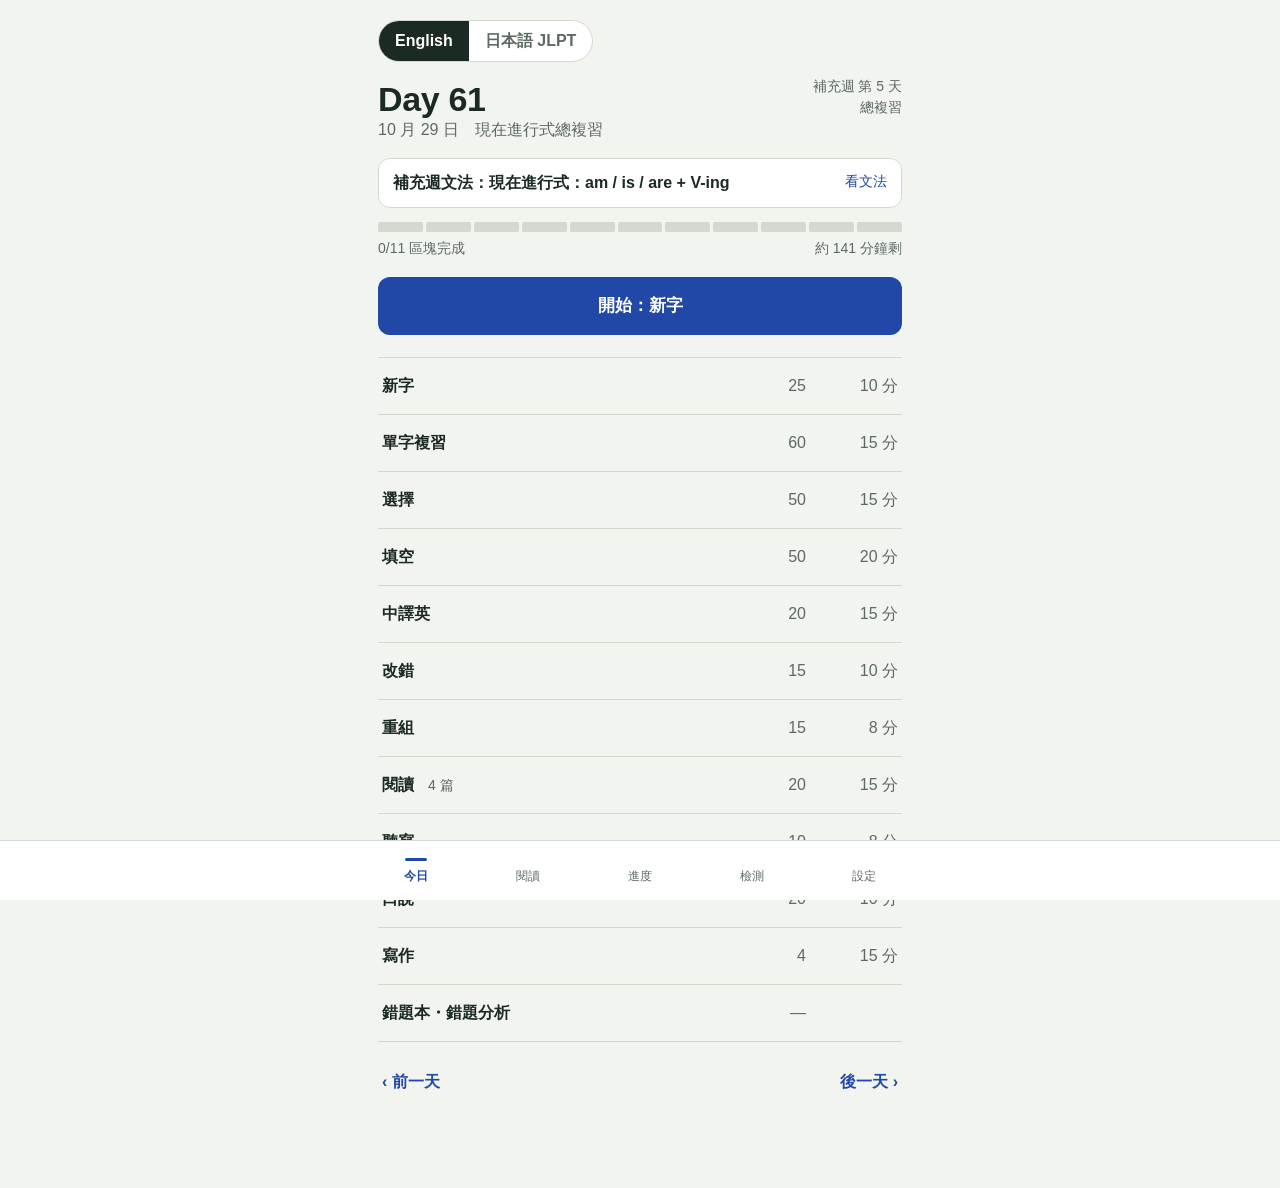
<file: index.html>
<!DOCTYPE html>
<html lang="zh-Hant">
<head>
<meta charset="utf-8">
<meta name="referrer" content="no-referrer">
<meta name="viewport" content="width=device-width, initial-scale=1, viewport-fit=cover">
<meta name="apple-mobile-web-app-capable" content="yes">
<meta name="apple-mobile-web-app-title" content="英日練習">
<meta name="theme-color" content="#F2F4EF">
<title>英日雙語練習包</title>
<link rel="manifest" href="manifest.webmanifest">
<link rel="icon" href="icon.svg" type="image/svg+xml">
<link rel="apple-touch-icon" href="icon-180.png">
<link rel="preconnect" href="https://fonts.googleapis.com">
<link href="https://fonts.googleapis.com/css2?family=Atkinson+Hyperlegible:ital,wght@0,400;0,700;1,400&family=Source+Serif+4:opsz,wght@8..60,400;8..60,600&family=Noto+Serif+JP:wght@400;600&display=swap" rel="stylesheet">
<link rel="stylesheet" href="app.css">
</head>
<body>
<div id="app"></div>
<div id="runner" class="hidden"></div>
<div id="reader" class="hidden"></div>
<div id="sheet" class="hidden"></div>
<nav id="nav"><div>
  <button data-s="home">今日</button>
  <button data-s="read">閱讀</button>
  <button data-s="progress">進度</button>
  <button data-s="tests">檢測</button>
  <button data-s="settings">設定</button>
</div></nav>
<div class="toast" id="toast" role="status" aria-live="polite"></div>
<script src="app.js"></script>
</body>
</html>
</file>
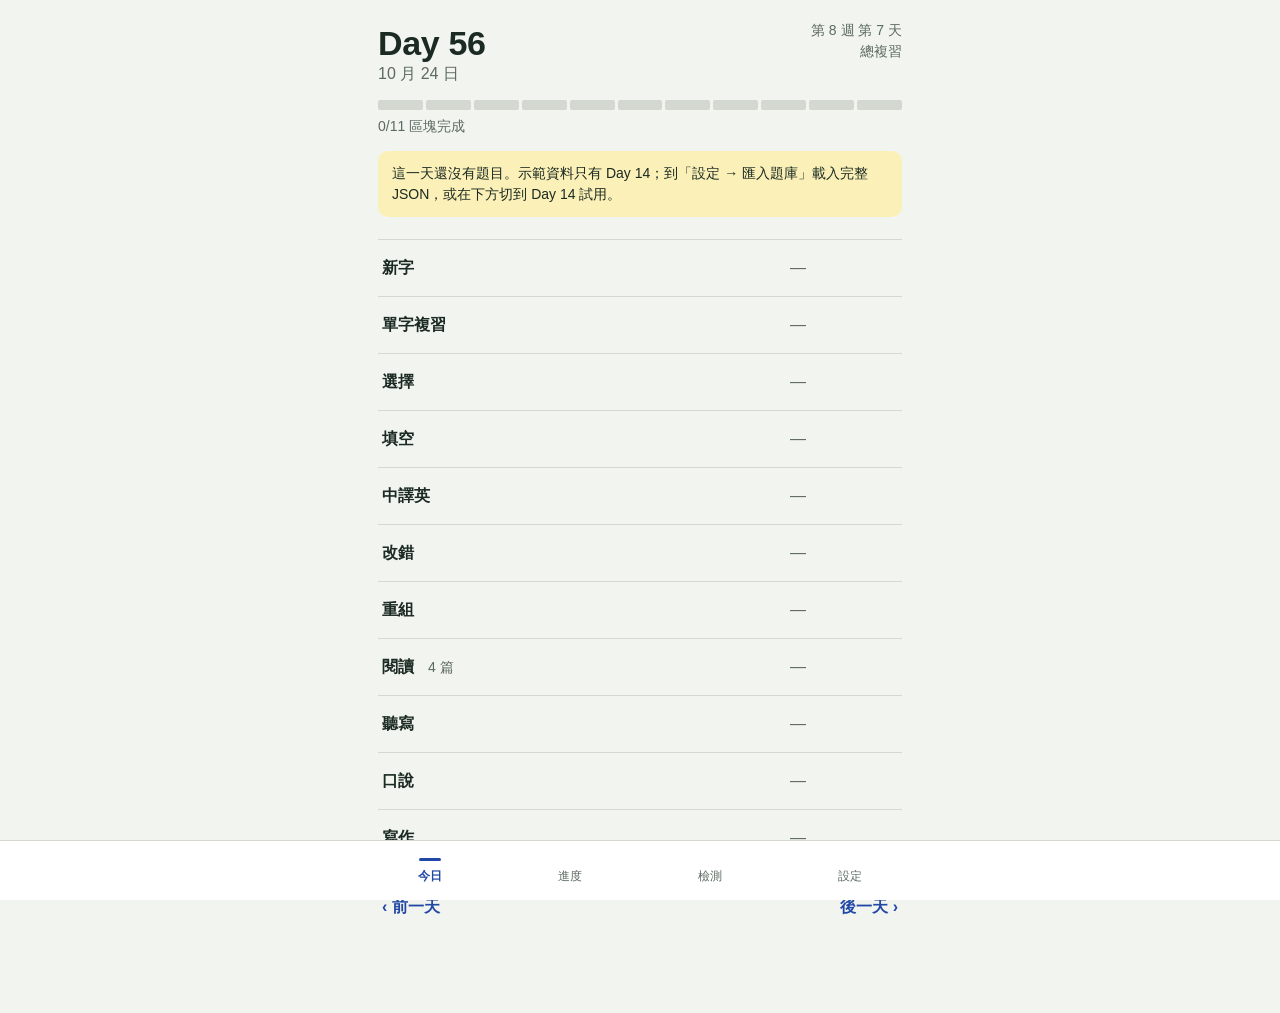
<file: legacy/phase0-mobile-prototype.html>
<!DOCTYPE html>
<html lang="zh-Hant">
<head>
<meta charset="utf-8">
<meta name="viewport" content="width=device-width, initial-scale=1, viewport-fit=cover">
<meta name="apple-mobile-web-app-capable" content="yes">
<meta name="theme-color" content="#F2F4EF">
<title>Phase 0 練習包 — 手機版</title>
<link rel="preconnect" href="https://fonts.googleapis.com">
<link href="https://fonts.googleapis.com/css2?family=Atkinson+Hyperlegible:ital,wght@0,400;0,700;1,400&display=swap" rel="stylesheet">
<style>
  :root{
    --paper:#F2F4EF; --surface:#FFFFFF; --ink:#1B2A22; --ink-2:#5C6A62; --rule:#D3D9D0;
    --blue:#2148A6; --blue-soft:#E4EAF8; --marker:#F7DE5F; --marker-soft:#FBF1B8;
    --red:#C2372C; --red-soft:#F9E3E0; --green:#2E7D4F; --green-soft:#DFF0E5;
    --en:'Atkinson Hyperlegible', 'Helvetica Neue', Arial, sans-serif;
    --zh:-apple-system, 'PingFang TC', 'Noto Sans TC', 'Microsoft JhengHei', sans-serif;
    --nav-h:60px; --bar-h:72px;
  }
  *{box-sizing:border-box;-webkit-tap-highlight-color:transparent}
  html,body{margin:0;background:var(--paper);color:var(--ink);font-family:var(--zh);font-size:16px;line-height:1.5}
  body{min-height:100dvh;touch-action:manipulation}
  button{font:inherit;color:inherit;background:none;border:0;padding:0;cursor:pointer}
  input,textarea,select{font:inherit;color:inherit}
  .en{font-family:var(--en)}
  #app{max-width:560px;margin:0 auto;min-height:100dvh}

  /* ---------- screens with nav ---------- */
  .screen{padding:20px 18px calc(var(--nav-h) + env(safe-area-inset-bottom) + 24px)}
  h1{font-size:34px;line-height:1.1;margin:0;font-weight:700;letter-spacing:-.01em}
  h2{font-size:20px;margin:28px 0 10px;font-weight:700}
  .muted{color:var(--ink-2)}
  .small{font-size:14px}
  .row{display:flex;align-items:center;justify-content:space-between;gap:12px}

  /* the 11-segment day strip */
  .strip{display:grid;grid-template-columns:repeat(11,1fr);gap:3px;height:10px;margin:14px 0 6px}
  .strip i{display:block;background:var(--rule);border-radius:2px}
  .strip i.done{background:var(--green)}
  .strip i.part{background:var(--marker)}
  .strip.mini{height:5px;margin:0;gap:2px}

  .primary{display:block;width:100%;background:var(--blue);color:#fff;border-radius:12px;padding:16px;font-size:17px;font-weight:700;text-align:center;min-height:52px}
  .primary:disabled{background:var(--rule);color:var(--ink-2)}
  .secondary{display:block;width:100%;background:var(--surface);border:1.5px solid var(--rule);border-radius:12px;padding:15px;font-size:17px;font-weight:700;text-align:center;min-height:52px}
  .ghost{color:var(--blue);font-weight:700;padding:10px 4px;min-height:44px}
  .primary:focus-visible,.secondary:focus-visible,.ghost:focus-visible,.opt:focus-visible,.chip:focus-visible{outline:3px solid var(--marker);outline-offset:2px}

  .blocks{margin:22px 0 0;padding:0;list-style:none;border-top:1px solid var(--rule)}
  .blocks li{border-bottom:1px solid var(--rule)}
  .blocks button{display:grid;grid-template-columns:1fr auto auto;align-items:center;gap:14px;width:100%;padding:14px 4px;text-align:left;min-height:56px}
  .blocks .name{font-weight:700}
  .blocks .n{color:var(--ink-2);font-variant-numeric:tabular-nums}
  .blocks .st{min-width:78px;text-align:right;font-variant-numeric:tabular-nums}
  .st.done{color:var(--green);font-weight:700}
  .st.part{color:var(--ink);background:var(--marker-soft);padding:2px 8px;border-radius:6px}
  .st.todo{color:var(--ink-2)}
  .daynav{display:flex;justify-content:space-between;margin-top:18px}

  /* ---------- bottom nav ---------- */
  #nav{position:fixed;left:0;right:0;bottom:0;height:calc(var(--nav-h) + env(safe-area-inset-bottom));padding-bottom:env(safe-area-inset-bottom);background:var(--surface);border-top:1px solid var(--rule);display:flex;z-index:20}
  #nav>div{max-width:560px;margin:0 auto;width:100%;display:flex}
  #nav button{flex:1;display:flex;flex-direction:column;align-items:center;justify-content:center;gap:2px;font-size:12px;color:var(--ink-2);min-height:var(--nav-h)}
  #nav button.on{color:var(--blue);font-weight:700}
  #nav button.on::before{content:"";width:22px;height:3px;border-radius:2px;background:var(--blue);margin-bottom:4px}
  #nav button::before{content:"";width:22px;height:3px;margin-bottom:4px}
  #nav.hidden{display:none}

  /* ---------- runner ---------- */
  #runner{position:fixed;inset:0;background:var(--paper);z-index:30;display:flex;flex-direction:column}
  #runner.hidden{display:none}
  .r-head{padding:calc(10px + env(safe-area-inset-top)) 14px 10px;background:var(--paper)}
  .r-head .row{margin-bottom:8px}
  .r-head .title{font-weight:700;font-size:17px}
  .r-head .x{width:44px;height:44px;display:flex;align-items:center;justify-content:center;font-size:22px;margin-left:-10px}
  .r-head .count{font-variant-numeric:tabular-nums;color:var(--ink-2)}
  .bar{height:6px;background:var(--rule);border-radius:3px;overflow:hidden}
  .bar b{display:block;height:100%;background:var(--blue);transition:width .25s}
  .r-body{flex:1;overflow:auto;padding:18px 18px calc(var(--bar-h) + env(safe-area-inset-bottom) + 20px);max-width:560px;width:100%;margin:0 auto}
  .r-foot{position:fixed;left:0;right:0;bottom:0;padding:12px 18px calc(12px + env(safe-area-inset-bottom));background:var(--surface);border-top:1px solid var(--rule);display:flex;gap:10px;z-index:31}
  .r-foot>*{flex:1}
  .r-foot .primary,.r-foot .secondary{width:auto}

  .q{font-family:var(--en);font-size:24px;line-height:1.35;margin:8px 0 22px;word-break:break-word}
  .q.zh{font-family:var(--zh);font-size:22px}
  .blank{display:inline-block;min-width:70px;border-bottom:2px solid var(--ink);margin:0 4px;text-align:center}
  .blank.filled{background:var(--marker-soft);border-bottom-color:var(--blue)}
  .hint{color:var(--ink-2);font-size:14px;margin-top:8px}
  .field{width:100%;font-size:18px;font-family:var(--en);padding:14px;border:1.5px solid var(--rule);border-radius:12px;background:var(--surface);min-height:54px}
  .field:focus{outline:none;border-color:var(--blue);box-shadow:0 0 0 3px var(--blue-soft)}
  textarea.field{min-height:150px;resize:vertical;line-height:1.5}
  .opts{display:flex;flex-direction:column;gap:10px}
  .opt{display:flex;align-items:center;gap:12px;background:var(--surface);border:1.5px solid var(--rule);border-radius:12px;padding:14px 16px;min-height:54px;text-align:left;font-family:var(--en);font-size:19px}
  .opt.zh{font-family:var(--zh);font-size:18px}
  .opt .k{width:26px;height:26px;border-radius:50%;border:1.5px solid var(--rule);display:flex;align-items:center;justify-content:center;font-size:13px;flex:none;color:var(--ink-2)}
  .opt.sel{border-color:var(--blue);background:var(--marker-soft)}
  .opt.right{border-color:var(--green);background:var(--green-soft)}
  .opt.wrong{border-color:var(--red);background:var(--red-soft)}
  .opt:disabled{cursor:default}

  .words{display:flex;flex-wrap:wrap;gap:8px}
  .chip{font-family:var(--en);font-size:19px;background:var(--surface);border:1.5px solid var(--rule);border-radius:10px;padding:10px 14px;min-height:46px}
  .chip.used{opacity:.25}
  .chip.sel{background:var(--marker);border-color:var(--marker)}
  .chip.bad{background:var(--red-soft);border-color:var(--red)}
  .slot{min-height:64px;border:1.5px dashed var(--rule);border-radius:12px;padding:8px;display:flex;flex-wrap:wrap;gap:8px;margin-bottom:16px;background:rgba(255,255,255,.5)}
  .slot:empty::after{content:"點下方的字，依序拼成句子";color:var(--ink-2);font-size:14px;padding:8px}

  .tap-words{display:flex;flex-wrap:wrap;gap:6px 4px;font-family:var(--en);font-size:23px;line-height:1.4}
  .tap-words button{padding:4px 5px;border-radius:6px;min-height:40px}
  .tap-words button.sel{background:var(--marker)}
  .tap-words button.wrong{background:var(--red-soft);text-decoration:line-through;color:var(--red)}
  .tap-words button.fixed{background:var(--green-soft);color:var(--green);font-weight:700}

  .fb{margin-top:20px;padding:14px 16px;border-radius:12px;animation:pop .18s ease-out}
  .fb.ok{background:var(--green-soft);color:var(--green)}
  .fb.no{background:var(--red-soft);color:var(--red)}
  .fb strong{display:block;font-size:17px}
  .fb .ans{font-family:var(--en);font-size:19px;margin-top:4px}
  .fb .why{color:var(--ink);margin-top:6px;font-size:15px}
  @keyframes pop{from{transform:scale(.98);opacity:0}to{transform:none;opacity:1}}
  @media (prefers-reduced-motion:reduce){*{animation:none!important;transition:none!important}}

  .card{background:var(--surface);border:1.5px solid var(--rule);border-radius:16px;padding:22px 20px}
  .card .w{font-family:var(--en);font-size:38px;font-weight:700;line-height:1.1}
  .card .pos{color:var(--ink-2);font-family:var(--en)}
  .card .zh{font-size:22px;margin:10px 0}
  .card .ex{font-family:var(--en);font-size:18px;color:var(--ink-2);margin-top:14px;border-top:1px solid var(--rule);padding-top:12px}
  .tag{display:inline-block;font-size:12px;padding:2px 8px;border-radius:6px;background:var(--blue-soft);color:var(--blue);vertical-align:middle;margin-left:8px}

  .spk{display:inline-flex;align-items:center;gap:8px;background:var(--surface);border:1.5px solid var(--rule);border-radius:999px;padding:10px 16px;font-weight:700;min-height:46px}
  .spk.on{border-color:var(--blue);background:var(--blue-soft)}
  .spkrow{display:flex;gap:10px;flex-wrap:wrap;margin:6px 0 18px}

  details.passage{background:var(--surface);border:1.5px solid var(--rule);border-radius:12px;margin-bottom:18px}
  details.passage summary{padding:12px 16px;font-weight:700;cursor:pointer;list-style:none;display:flex;justify-content:space-between}
  details.passage summary::after{content:"展開";color:var(--blue);font-weight:400;font-size:14px}
  details.passage[open] summary::after{content:"收合"}
  details.passage .t{font-family:var(--en);font-size:18px;line-height:1.6;padding:0 16px 16px}

  .rate{display:flex;gap:10px}
  .rate button{flex:1;border:1.5px solid var(--rule);background:var(--surface);border-radius:12px;padding:14px;font-weight:700;min-height:54px}
  .rate button.sel{background:var(--marker);border-color:var(--marker)}

  .done-box{text-align:center;padding:30px 0 10px}
  .done-box .big{font-size:56px;font-weight:700;line-height:1}
  .wrongs{margin:20px 0;padding:0;list-style:none}
  .wrongs li{padding:10px 0;border-top:1px solid var(--rule);font-size:15px}
  .wrongs .en{font-size:17px}

  /* ---------- progress grid ---------- */
  .grid{display:grid;grid-template-columns:repeat(7,1fr);gap:6px;margin-top:14px}
  .cell{aspect-ratio:1;border-radius:8px;background:var(--surface);border:1.5px solid var(--rule);position:relative;display:flex;align-items:flex-end;justify-content:center;font-size:12px;color:var(--ink-2);overflow:hidden;padding:0}
  .cell b{position:absolute;left:0;right:0;bottom:0;background:var(--green-soft);z-index:0}
  .cell span{position:relative;z-index:1;padding-bottom:3px}
  .cell.today{border-color:var(--blue);border-width:2px;color:var(--blue);font-weight:700}
  .cell.future{opacity:.45}
  .cell.full b{background:var(--green)}
  .cell.full span{color:#fff}
  .legend{display:flex;gap:16px;margin-top:10px;font-size:13px;color:var(--ink-2)}
  .legend i{display:inline-block;width:12px;height:12px;border-radius:3px;vertical-align:-1px;margin-right:4px}

  /* ---------- lists / settings ---------- */
  .list{list-style:none;padding:0;margin:14px 0 0;border-top:1px solid var(--rule)}
  .list li{border-bottom:1px solid var(--rule)}
  .list button,.list label{display:flex;justify-content:space-between;align-items:center;gap:12px;width:100%;padding:14px 4px;text-align:left;min-height:56px}
  .list .sub{font-size:13px;color:var(--ink-2)}
  .seg{display:flex;border:1.5px solid var(--rule);border-radius:10px;overflow:hidden}
  .list label>span:first-child{flex:1;min-width:0}
  .seg{flex:none}
  .seg button{padding:8px 11px;min-height:40px;border-left:1.5px solid var(--rule);white-space:nowrap}
  .seg button:first-child{border-left:0}
  .seg button.sel{background:var(--marker)}
  select.sel-input{max-width:200px;padding:8px;border:1.5px solid var(--rule);border-radius:8px;background:var(--surface)}
  input[type=range]{width:150px}
  .note{background:var(--marker-soft);padding:12px 14px;border-radius:10px;font-size:14px;margin-top:14px}
  .toast{position:fixed;left:50%;transform:translateX(-50%);bottom:calc(var(--nav-h) + env(safe-area-inset-bottom) + 16px);background:var(--ink);color:#fff;padding:10px 16px;border-radius:999px;font-size:14px;z-index:50;opacity:0;transition:opacity .2s;pointer-events:none}
  .toast.show{opacity:1}
  .ext-form{display:grid;grid-template-columns:1fr 1fr;gap:10px;margin-top:10px}
  .ext-form .field{font-family:var(--zh);font-size:16px;min-height:48px;padding:10px 12px}
  .ext-form .full{grid-column:1/-1}
  .tbl{width:100%;border-collapse:collapse;margin-top:10px;font-size:14px}
  .tbl td,.tbl th{padding:8px 4px;border-bottom:1px solid var(--rule);text-align:left}
  .tbl th{color:var(--ink-2);font-weight:400}
  .gp{display:flex;justify-content:space-between;padding:8px 0;border-bottom:1px solid var(--rule)}
  .gp.low{color:var(--red);font-weight:700}
</style>
</head>
<body>
<div id="app"></div>
<div id="runner" class="hidden"></div>
<nav id="nav"><div>
  <button data-s="home">今日</button>
  <button data-s="progress">進度</button>
  <button data-s="tests">檢測</button>
  <button data-s="settings">設定</button>
</div></nav>
<div class="toast" id="toast"></div>

<script>
/* =========================================================
   常數
========================================================= */
const DAY1 = '2026-08-30';
const TOTAL_DAYS = 56;
const BLOCKS = [
  {id:'vocab_new',    name:'新字',     target:25, min:10},
  {id:'vocab_review', name:'單字複習', target:60, min:15},
  {id:'mc',           name:'選擇',     target:50, min:15},
  {id:'fill',         name:'填空',     target:50, min:20},
  {id:'translate',    name:'中譯英',   target:20, min:15},
  {id:'error',        name:'改錯',     target:15, min:10},
  {id:'reorder',      name:'重組',     target:15, min:8},
  {id:'reading',      name:'閱讀',     target:20, min:15},
  {id:'dictation',    name:'聽寫',     target:10, min:8},
  {id:'speaking',     name:'口說',     target:20, min:10},
  {id:'writing',      name:'寫作',     target:4,  min:15},
];
const CONTR = [
  ["can't","cannot"],["can not","cannot"],["won't","will not"],["shan't","shall not"],
  ["isn't","is not"],["aren't","are not"],["wasn't","was not"],["weren't","were not"],
  ["don't","do not"],["doesn't","does not"],["didn't","did not"],["haven't","have not"],["hasn't","has not"],["hadn't","had not"],
  ["i'm","i am"],["you're","you are"],["we're","we are"],["they're","they are"],
  ["he's","he is"],["she's","she is"],["it's","it is"],["that's","that is"],["what's","what is"],["where's","where is"],["there's","there is"],["who's","who is"],
  ["i've","i have"],["you've","you have"],["we've","we have"],["they've","they have"],
  ["i'd","i would"],["you'd","you would"],["i'll","i will"],["you'll","you will"],["he'll","he will"],["she'll","she will"],["we'll","we will"],["they'll","they will"],["it'll","it will"],
  ["let's","let us"],
];

/* =========================================================
   示範資料（正式使用時由「設定 → 匯入題庫」載入完整 JSON，或在此檔前定義 window.PRACTICE_DATA）
========================================================= */
const SAMPLE = {
  meta:{day1:DAY1, days:TOTAL_DAYS, version:'sample'},
  days:{
    "14":{
      week:2, dayOfWeek:7, topic:'家人與所有格', review:true,
      blocks:{
        vocab_new:[
          {w:'aunt',pos:'n.',zh:'阿姨；姑姑',ex:'My aunt lives in Taichung.'},
          {w:'uncle',pos:'n.',zh:'叔叔；舅舅',ex:'My uncle has two sons.'},
          {w:'cousin',pos:'n.',zh:'表／堂兄弟姊妹',ex:'I have five cousins.'},
          {w:'busy',pos:'adj.',zh:'忙碌的',ex:'My mother is busy today.',review:true},
          {w:'glasses',pos:'n.',zh:'眼鏡',ex:'My grandfather has glasses.'},
        ],
        vocab_review:[
          {q:'眼鏡',a:'glasses',opts:['glasses','classes','glass','grass'],dir:'zh2en'},
          {q:'sister',a:'姊妹',opts:['姊妹','兄弟','女兒','母親'],dir:'en2zh'},
          {q:'祖父；爺爺',a:'grandfather',opts:['grandfather','grandmother','father','brother'],dir:'zh2en'},
          {q:'daughter',a:'女兒',opts:['女兒','兒子','姪女','阿姨'],dir:'en2zh'},
          {q:'忙碌的',a:'busy',opts:['busy','easy','tired','happy'],dir:'zh2en'},
          {q:'parents',a:'父母',opts:['父母','親戚','朋友','鄰居'],dir:'en2zh'},
        ],
        mc:[
          {q:'This is my brother. ___ name is Leo.',opts:['His','Her','He','Him'],a:0,gp:'所有格',why:'brother 是男性，所有格用 his。'},
          {q:'My parents ___ a small car.',opts:['has','have','is','are'],a:1,gp:'have-has',why:'parents 是複數，用 have。'},
          {q:'She ___ two cats and a dog.',opts:['have','has','is','are'],a:1,gp:'have-has',why:'第三人稱單數用 has。'},
          {q:'Is this ___ bag? — Yes, it is mine.',opts:['you','your','yours','you are'],a:1,gp:'所有格',why:'名詞前用所有格形容詞 your。'},
          {q:'We ___ from Taiwan.',opts:['is','am','are','have'],a:2,gp:'be 動詞',why:'we 搭配 are。'},
          {q:'My sister and I ___ students.',opts:['am','is','are','be'],a:2,gp:'be 動詞',why:'複合主詞「my sister and I」是複數，用 are。'},
        ],
        fill:[
          {q:'My parents ___ a small car.',a:['have'],hint:'have / has',gp:'have-has',why:'parents 是複數，用 have。'},
          {q:'My father ___ a new phone.',a:['has'],hint:'have / has',gp:'have-has',why:'第三人稱單數用 has。'},
          {q:'This is my mother. ___ name is Mei.',a:['Her'],hint:'所有格',gp:'所有格',why:'mother 是女性，用 her。'},
          {q:'I ___ not busy today.',a:['am','\'m'],hint:'be 動詞',gp:'be 動詞',why:'I 搭配 am。'},
          {q:'___ you have a brother?',a:['Do'],hint:'助動詞',gp:'have-has',why:'一般動詞問句用 Do。'},
          {q:'They ___ my cousins.',a:['are','\'re'],hint:'be 動詞',gp:'be 動詞',why:'they 搭配 are。'},
        ],
        translate:[
          {zh:'我爸爸有一台電腦。',a:['My father has a computer.','My dad has a computer.'],gp:'have-has'},
          {zh:'她的阿姨很忙。',a:['Her aunt is busy.','Her aunt is very busy.'],gp:'所有格'},
          {zh:'我們有兩隻貓。',a:['We have two cats.'],gp:'have-has'},
        ],
        error:[
          {s:'My sister have a red bag.',wrong:2,fix:'has',gp:'have-has',why:'第三人稱單數用 has。'},
          {s:'This is he book.',wrong:2,fix:'his',gp:'所有格',why:'名詞前要用所有格 his。'},
          {s:'They is my parents.',wrong:1,fix:'are',gp:'be 動詞',why:'they 搭配 are。'},
        ],
        reorder:[
          {words:['is','This','my','aunt.'],a:'This is my aunt.'},
          {words:['two','I','brothers.','have'],a:'I have two brothers.'},
          {words:['name','is','Her','Amy.'],a:'Her name is Amy.'},
        ],
        reading:[
          {title:'My family',text:'My name is Lin. I have a big family. My father is a teacher and my mother is a nurse. I have one brother and two sisters. My brother is ten years old. His name is Kai. My sisters are twins. Their names are Yu and Mei. We have a dog. Its name is Coco.',
           qs:[
            {q:'What is Lin\'s mother\'s job?',opts:['A teacher','A nurse','A doctor','A student'],a:1},
            {q:'How many sisters does Lin have?',opts:['One','Two','Three','Four'],a:1},
            {q:'What is the dog\'s name?',opts:['Kai','Yu','Coco','Mei'],a:2},
          ]},
        ],
        dictation:[
          {s:'My uncle has a big house.'},
          {s:'Her name is Amy.'},
          {s:'We have two cats.'},
        ],
        speaking:[
          {prompt:'Tell me about your family.',model:'I have a big family. My father is a teacher and my mother is a nurse.'},
          {prompt:'Do you have any brothers or sisters?',model:'Yes, I have one brother. His name is Leo.'},
          {prompt:'What does your mother do?',model:'My mother is a doctor. She is very busy.'},
        ],
        writing:[
          {prompt:'寫 3 句話介紹你的家人。至少用到一次 have/has 和一次所有格（his / her / their）。',minWords:15,sample:'I have a small family. My father is an engineer and his name is Wei. My mother has a cat.'},
        ],
      }
    }
  },
  tests:{
    diagnostic:{items:[
      {type:'mc',q:'I ___ a student.',opts:['am','is','are','be'],a:0,gp:'be 動詞'},
      {type:'mc',q:'My mother ___ a car.',opts:['have','has','is','do'],a:1,gp:'have-has'},
      {type:'mc',q:'This is Tom. ___ bag is blue.',opts:['He','Him','His','Her'],a:2,gp:'所有格'},
      {type:'mc',q:'___ you like coffee?',opts:['Are','Is','Do','Does'],a:2,gp:'現在簡單式'},
      {type:'mc',q:'There ___ two books on the desk.',opts:['is','are','have','has'],a:1,gp:'there is/are'},
      {type:'mc',q:'She ___ to school yesterday.',opts:['go','goes','went','going'],a:2,gp:'過去簡單式'},
    ]},
    weekly:{}, final:{items:[]}, retention:{pool:[]},
    cefr:{a1:[],a2:[]}
  }
};

/* =========================================================
   儲存（原型：記憶體。部署時把三個方法換成 localStorage 即可）
========================================================= */
const Store = (() => {
  const mem = {};
  return {
    get:(k,d)=>{ return k in mem ? mem[k] : d; },   // 部署：JSON.parse(localStorage.getItem('p0:'+k)) ?? d
    set:(k,v)=>{ mem[k]=v; },                        // 部署：localStorage.setItem('p0:'+k, JSON.stringify(v))
    remove:(k)=>{ delete mem[k]; },
  };
})();

/* =========================================================
   狀態
========================================================= */
let DATA = window.PRACTICE_DATA || SAMPLE;
const state = {
  screen:'home',
  day: todayDay(),
  progress: Store.get('progress', {}),   // {day:{block:{done,correct,skipped:[],answers:{}}}}
  drafts: Store.get('drafts', {}),
  tests: Store.get('tests', {}),         // {diagnostic:{score,byGp,date}, weekly:{n:{...}}}
  external: Store.get('external', []),
  settings: Object.assign({voice:'',rate:0.95,amount:100,reviewMode:'choice'}, Store.get('settings', {})),
  runner:null,
};
function persist(){ Store.set('progress',state.progress); Store.set('drafts',state.drafts); Store.set('tests',state.tests); Store.set('external',state.external); Store.set('settings',state.settings); }

function todayDay(){
  const d1 = new Date(DAY1+'T00:00:00'); const now = new Date(); now.setHours(0,0,0,0);
  const n = Math.round((now - d1)/86400000) + 1;
  return Math.min(TOTAL_DAYS, Math.max(1, n));
}
function dayDate(day){ const d=new Date(DAY1+'T00:00:00'); d.setDate(d.getDate()+day-1); return `${d.getMonth()+1} 月 ${d.getDate()} 日`; }
function dayInfo(day){ const d = DATA.days[String(day)]; return { week: Math.ceil(day/7), dow: ((day-1)%7)+1, topic: d ? d.topic : '', review: d ? !!d.review : ((day%7)===0), has: !!d }; }
function itemsFor(day, block){
  const d = DATA.days[String(day)]; if(!d || !d.blocks[block]) return [];
  let items = d.blocks[block];
  if(block==='reading'){ // 展平成題目，但保留短文
    items = items.flatMap(p => p.qs.map(q => Object.assign({passageTitle:p.title, passage:p.text}, q)));
  }
  const pct = state.settings.amount/100;
  return pct<1 ? items.slice(0, Math.max(1, Math.ceil(items.length*pct))) : items;
}
function prog(day, block){
  state.progress[day] = state.progress[day] || {};
  state.progress[day][block] = state.progress[day][block] || {done:0,correct:0,skipped:[],answers:{}};
  return state.progress[day][block];
}
function blockStatus(day, b){
  const items = itemsFor(day,b.id); const p = (state.progress[day]||{})[b.id];
  if(!items.length) return {kind:'none', n:0};
  if(!p || p.done===0) return {kind:'todo', n:items.length};
  if(p.done>=items.length) return {kind:'done', n:items.length, correct:p.correct, answered:p.done-p.skipped.length};
  return {kind:'part', n:items.length, done:p.done};
}
function esc(s){ return String(s??'').replace(/[&<>"']/g, c=>({'&':'&amp;','<':'&lt;','>':'&gt;','"':'&quot;',"'":'&#39;'}[c])); }
function toast(msg){ const t=document.getElementById('toast'); t.textContent=msg; t.classList.add('show'); clearTimeout(t._t); t._t=setTimeout(()=>t.classList.remove('show'),1800); }

/* =========================================================
   批改
========================================================= */
function norm(s){
  s = String(s||'').toLowerCase().replace(/[’‘`´]/g,"'").replace(/\s+/g,' ').trim().replace(/[.,!?;:]+$/,'').trim();
  for(const [c,f] of CONTR){ s = s.replace(new RegExp('(^|\\s)'+c.replace(/'/g,"'")+'(?=\\s|$)','g'), '$1'+f); }
  return s.replace(/\s+/g,' ').trim();
}
function match(user, answers){ const u = norm(user); return (Array.isArray(answers)?answers:[answers]).some(a => norm(a)===u); }

/* =========================================================
   語音
========================================================= */
const TTS = {
  voices:[], pick(){ const vs = speechSynthesis.getVoices().filter(v=>/^en/i.test(v.lang)); this.voices=vs;
    if(state.settings.voice && vs.find(v=>v.name===state.settings.voice)) return;
    const pref = ['Samantha','Daniel','Karen','Moira','Google UK English Female','Google UK English Male','Google US English','Microsoft Aria','Microsoft Libby'];
    const v = pref.map(n=>vs.find(x=>x.name.includes(n))).find(Boolean) || vs[0];
    if(v) state.settings.voice = v.name;
  },
  speak(text, rate){
    if(!('speechSynthesis' in window)) return toast('此瀏覽器不支援朗讀');
    speechSynthesis.cancel();
    const u = new SpeechSynthesisUtterance(text); u.lang='en-GB';
    const v = this.voices.find(x=>x.name===state.settings.voice); if(v) u.voice=v;
    u.rate = rate ?? state.settings.rate; speechSynthesis.speak(u);
  }
};
if('speechSynthesis' in window){ TTS.pick(); speechSynthesis.onvoiceschanged = ()=>{ TTS.pick(); if(state.screen==='settings') render(); }; }

/* =========================================================
   路由
========================================================= */
function go(s){ state.screen=s; render(); window.scrollTo(0,0); }
document.getElementById('nav').addEventListener('click', e => { const b=e.target.closest('button'); if(b) go(b.dataset.s); });
function render(){
  const app=document.getElementById('app');
  document.querySelectorAll('#nav button').forEach(b=>b.classList.toggle('on', b.dataset.s===state.screen));
  app.innerHTML = {home:renderHome, progress:renderProgress, tests:renderTests, settings:renderSettings}[state.screen]();
}

/* ---------- 今日 ---------- */
function strip(day, mini){
  return `<div class="strip${mini?' mini':''}">${BLOCKS.map(b=>{const s=blockStatus(day,b); return `<i class="${s.kind==='done'?'done':s.kind==='part'?'part':''}"></i>`;}).join('')}</div>`;
}
function renderHome(){
  const day=state.day, info=dayInfo(day);
  const statuses = BLOCKS.map(b=>({b, s:blockStatus(day,b)}));
  const doneCount = statuses.filter(x=>x.s.kind==='done').length;
  const remainMin = statuses.filter(x=>x.s.kind!=='done'&&x.s.kind!=='none').reduce((m,x)=>{ const frac = x.s.kind==='part' ? 1-x.s.done/x.s.n : 1; return m + x.b.min*frac; },0);
  const next = statuses.find(x=>x.s.kind==='part') || statuses.find(x=>x.s.kind==='todo');
  const hasData = statuses.some(x=>x.s.kind!=='none');
  return `
  <div class="screen">
    <div class="row" style="align-items:flex-end">
      <h1>Day ${day}</h1>
      <div class="muted small" style="text-align:right">第 ${info.week} 週 第 ${info.dow} 天${info.review?'<br>總複習':''}</div>
    </div>
    <div class="muted">${dayDate(day)}${info.topic?'　'+esc(info.topic):''}${day===todayDay()?'':'　<span class="tag">非今天</span>'}</div>
    ${strip(day)}
    <div class="row small muted"><span>${doneCount}/11 區塊完成</span><span>${hasData? (remainMin>0?`約 ${Math.round(remainMin)} 分鐘剩`:'今天做完了') : ''}</span></div>
    ${hasData ? (next ? `<button class="primary" style="margin-top:18px" onclick="startBlock(${day},'${next.b.id}')">${next.s.kind==='part'?`繼續：${next.b.name} 第 ${next.s.done+1} 題`:`開始：${next.b.name}`}</button>` : `<div class="note">今天 11 個區塊都完成了。想加練可以到「設定」把每日量調回 100%，或到「檢測」做週檢測。</div>`)
             : `<div class="note">這一天還沒有題目。示範資料只有 Day 14；到「設定 → 匯入題庫」載入完整 JSON，或在下方切到 Day 14 試用。</div>`}
    <ul class="blocks">${statuses.map(({b,s})=>`
      <li><button onclick="startBlock(${day},'${b.id}')" ${s.kind==='none'?'disabled':''}>
        <span class="name">${b.name}${b.id==='reading'?'<span class="muted small" style="font-weight:400">　4 篇</span>':''}</span>
        <span class="n">${s.kind==='none'?'—':s.n}${s.n && s.n<b.target && DATA.meta.version==='sample'?'<span class="small">（示範）</span>':''}</span>
        <span class="st ${s.kind}">${s.kind==='done'?`✓ ${s.answered&&b.id!=='vocab_new'?Math.round(s.correct/s.answered*100)+'%':''}`:s.kind==='part'?`${s.done}/${s.n}`:s.kind==='todo'?`${b.min} 分`:''}</span>
      </button></li>`).join('')}
    </ul>
    <div class="daynav">
      <button class="ghost" onclick="state.day=Math.max(1,state.day-1);render()" ${day<=1?'disabled':''}>‹ 前一天</button>
      ${day!==todayDay()?`<button class="ghost" onclick="state.day=todayDay();render()">回到今天</button>`:''}
      <button class="ghost" onclick="state.day=Math.min(${TOTAL_DAYS},state.day+1);render()" ${day>=TOTAL_DAYS?'disabled':''}>後一天 ›</button>
    </div>
  </div>`;
}

/* ---------- 進度 ---------- */
function dayCompletion(day){
  let tot=0, done=0;
  BLOCKS.forEach(b=>{ const n=itemsFor(day,b.id).length; if(!n) return; tot+=n; done+=Math.min(n,((state.progress[day]||{})[b.id]||{done:0}).done); });
  return tot? done/tot : null;
}
function renderProgress(){
  const t=todayDay();
  const cells = Array.from({length:TOTAL_DAYS},(_,i)=>{ const d=i+1, c=dayCompletion(d);
    return `<button class="cell ${d===t?'today':''} ${d>t?'future':''} ${c===1?'full':''}" onclick="state.day=${d};go('home')"><b style="height:${Math.round((c||0)*100)}%"></b><span>${d}</span></button>`; }).join('');
  const weeks = Object.entries(state.tests.weekly||{});
  return `<div class="screen">
    <h1>進度</h1>
    <div class="muted">56 天，格子的填色高度＝當天完成率</div>
    <div class="grid">${cells}</div>
    <div class="legend"><span><i style="background:var(--green-soft)"></i>部分</span><span><i style="background:var(--green)"></i>完成</span><span><i style="border:2px solid var(--blue);width:9px;height:9px"></i>今天</span></div>
    <h2>週檢測</h2>
    ${weeks.length? `<table class="tbl"><tr><th>週</th><th>分數</th><th>判定</th><th>日期</th></tr>${weeks.map(([w,r])=>`<tr><td>第 ${w} 週</td><td>${r.score}%</td><td>${r.score>=80?'進下一週':r.score>=60?'做完 Day 7 再考':'重做 Day 2–4'}</td><td>${r.date}</td></tr>`).join('')}</table>` : '<p class="muted">還沒有週檢測紀錄。到「檢測」做本週的週檢測。</p>'}
    ${state.tests.diagnostic? `<h2>入門診斷</h2><p>${state.tests.diagnostic.score}%（${state.tests.diagnostic.date}）</p>`:''}
  </div>`;
}

/* ---------- 檢測 ---------- */
function renderTests(){
  const week = Math.ceil(state.day/7), dow=((state.day-1)%7)+1;
  const diag = state.tests.diagnostic, wk = (state.tests.weekly||{})[week];
  const items = [
    {id:'diagnostic', name:'入門診斷', sub:'Day 0，基準線，不設門檻', last: diag?`${diag.score}%`:'', ok:true},
    {id:'weekly', name:`第 ${week} 週週檢測`, sub: dow<6?'建議 Day 6 之後再考':'≥80% 進下一週', last: wk?`${wk.score}%`:'', ok: !!(DATA.tests.weekly||{})[week]},
    {id:'final', name:'結業測驗', sub:'Day 56，45 題文法＋10 單字＋5 閱讀', last:'', ok: (DATA.tests.final?.items||[]).length>0},
    {id:'retention', name:'單字保留率', sub:'每 2 週，只抽 7 天前學過的字', last:'', ok:false},
    {id:'cefr', name:'CEFR 自評', sub:'Day 0 / 28 / 56', last:'', ok:false},
  ];
  return `<div class="screen">
    <h1>檢測</h1>
    <div class="muted">考試模式：不顯示對錯，交卷後才看分數與弱項</div>
    <ul class="list">${items.map(i=>`<li><button onclick="startTest('${i.id}',${week})" ${i.ok?'':'disabled'}><span><div>${i.name}</div><div class="sub">${i.sub}${i.ok?'':'　（需要題庫 JSON）'}</div></span><span class="muted">${i.last||'未做'}</span></button></li>`).join('')}</ul>
    <h2>外部驗證</h2>
    <div class="muted small">EF SET 在 Day 0 與 Day 56 各做一次；Cambridge / British Council 每月抽查</div>
    <div class="ext-form">
      <select id="ext-p" class="field"><option>EF SET</option><option>Cambridge</option><option>British Council</option></select>
      <input id="ext-d" class="field" type="date">
      <input id="ext-l" class="field" placeholder="等級（A1/A2…）">
      <input id="ext-s" class="field" placeholder="分數">
      <button class="secondary full" onclick="addExternal()">記錄一次結果</button>
    </div>
    ${state.external.length? `<table class="tbl"><tr><th>測驗</th><th>日期</th><th>等級</th><th>分數</th></tr>${state.external.map(e=>`<tr><td>${esc(e.provider)}</td><td>${esc(e.date)}</td><td>${esc(e.level)}</td><td>${esc(e.score)}</td></tr>`).join('')}</table>`:''}
    <h2>進入 Phase 1 條件</h2>
    <div class="gp"><span>結業測驗 ≥ 80%</span><span class="muted">未做</span></div>
    <div class="gp"><span>單字保留率 ≥ 70%</span><span class="muted">未做</span></div>
    <div class="gp"><span>A1 自評十項全部 ≥ 2</span><span class="muted">未做</span></div>
    <div class="gp"><span>EF SET 顯示 A2 以上</span><span class="muted">${state.external.some(e=>/A2|B/.test(e.level))?'達成':'未達成'}</span></div>
  </div>`;
}
function addExternal(){
  const g=id=>document.getElementById(id).value;
  if(!g('ext-d')) return toast('請填日期');
  state.external.unshift({provider:g('ext-p'),date:g('ext-d'),level:g('ext-l'),score:g('ext-s')}); persist(); render(); toast('已記錄');
}
function startTest(id, week){
  let items = [];
  if(id==='diagnostic') items = DATA.tests.diagnostic.items;
  else if(id==='weekly') items = ((DATA.tests.weekly||{})[week]||{}).items||[];
  else if(id==='final') items = DATA.tests.final.items;
  if(!items.length) return toast('需要題庫 JSON');
  openRunner({day:state.day, block:'mc', title: id==='diagnostic'?'入門診斷':id==='weekly'?`第 ${week} 週週檢測`:'結業測驗', items, exam:true, testId:id, week});
}

/* ---------- 設定 ---------- */
function renderSettings(){
  const s=state.settings;
  return `<div class="screen">
    <h1>設定</h1>
    <ul class="list">
      <li><label><span><div>朗讀語音</div><div class="sub">自動挑選，可手動換</div></span>
        <select class="sel-input" onchange="state.settings.voice=this.value;persist();TTS.speak('My aunt lives in Taichung.')">${TTS.voices.length? TTS.voices.map(v=>`<option ${v.name===s.voice?'selected':''} value="${esc(v.name)}">${esc(v.name)}</option>`).join('') : '<option>（尚未載入語音）</option>'}</select></label></li>
      <li><label><span><div>語速</div><div class="sub" id="rate-v">${s.rate}×</div></span>
        <input type="range" min="0.7" max="1.2" step="0.05" value="${s.rate}" oninput="state.settings.rate=+this.value;document.getElementById('rate-v').textContent=this.value+'×'" onchange="persist();TTS.speak('My uncle has a big house.')"></label></li>
      <li><label><span><div>每日量</div><div class="sub">第 3 週檢視：完成率低於 60% 就降</div></span>
        <span class="seg">${[100,75,50].map(a=>`<button class="${s.amount===a?'sel':''}" onclick="state.settings.amount=${a};persist();render()">${a}%</button>`).join('')}</span></label></li>
      <li><label><span><div>單字複習模式</div><div class="sub">手機建議四選一</div></span>
        <span class="seg"><button class="${s.reviewMode==='choice'?'sel':''}" onclick="state.settings.reviewMode='choice';persist();render()">四選一</button><button class="${s.reviewMode==='typing'?'sel':''}" onclick="state.settings.reviewMode='typing';persist();render()">打字</button></span></label></li>
    </ul>
    <h2>題庫</h2>
    <div class="muted small">目前：${esc(DATA.meta.version)}，${Object.keys(DATA.days).length} 天有題目</div>
    <input type="file" id="imp-file" accept=".json,application/json" style="margin-top:10px" onchange="importFile(this.files[0])">
    <textarea id="imp-text" class="field" style="margin-top:10px;min-height:90px;font-family:var(--en);font-size:14px" placeholder="或把題庫 JSON 貼在這裡"></textarea>
    <button class="secondary" style="margin-top:10px" onclick="importText()">匯入貼上的 JSON</button>
    <h2>進度</h2>
    <button class="secondary" onclick="exportProgress()">匯出進度 JSON</button>
    <input type="file" id="imp-prog" accept=".json" style="margin-top:10px" onchange="importProgress(this.files[0])">
    <button class="secondary" style="margin-top:10px;color:var(--red)" onclick="if(confirm('清除所有進度、草稿與檢測紀錄？'))resetAll()">重置所有進度</button>
    <div class="note">原型的進度只保存在記憶體，重新整理會消失；正式版改用 localStorage。要保留就先匯出。</div>
  </div>`;
}
function loadData(obj){
  if(!obj || !obj.days) throw new Error('缺少 days');
  obj.meta = Object.assign({day1:DAY1,days:TOTAL_DAYS,version:'imported'}, obj.meta||{});
  obj.tests = Object.assign({diagnostic:{items:[]},weekly:{},final:{items:[]},retention:{pool:[]},cefr:{a1:[],a2:[]}}, obj.tests||{});
  DATA = obj; toast(`已載入 ${Object.keys(obj.days).length} 天題目`); render();
}
function importFile(f){ if(!f) return; f.text().then(t=>{ try{ loadData(JSON.parse(t)); }catch(e){ toast('JSON 格式錯誤：'+e.message); } }); }
function importText(){ try{ loadData(JSON.parse(document.getElementById('imp-text').value)); }catch(e){ toast('JSON 格式錯誤：'+e.message); } }
function exportProgress(){
  const blob = new Blob([JSON.stringify({version:1,settings:state.settings,progress:state.progress,drafts:state.drafts,tests:state.tests,external:state.external},null,2)],{type:'application/json'});
  const a=document.createElement('a'); a.href=URL.createObjectURL(blob); a.download=`phase0-progress-day${todayDay()}.json`; a.click();
}
function importProgress(f){ if(!f) return; f.text().then(t=>{ try{ const o=JSON.parse(t); Object.assign(state,{progress:o.progress||{},drafts:o.drafts||{},tests:o.tests||{},external:o.external||[]}); Object.assign(state.settings,o.settings||{}); persist(); render(); toast('進度已匯入'); }catch(e){ toast('JSON 格式錯誤'); } }); }
function resetAll(){ state.progress={}; state.drafts={}; state.tests={}; state.external=[]; persist(); render(); toast('已重置'); }

/* =========================================================
   Runner（練習與考試共用）
========================================================= */
function startBlock(day, blockId){
  const items = itemsFor(day, blockId); if(!items.length) return;
  const b = BLOCKS.find(x=>x.id===blockId);
  openRunner({day, block:blockId, title:b.name, items:[...items], exam:false});
}
function openRunner(cfg){
  const p = cfg.exam ? {done:0,correct:0,skipped:[],answers:{}} : prog(cfg.day, cfg.block);
  state.runner = Object.assign({idx: Math.min(p.done, cfg.items.length), phase:'answer', tmp:{}, p, startedAt:Date.now(), wrongs:[], examAnswers:[]}, cfg);
  document.getElementById('nav').classList.add('hidden');
  document.getElementById('runner').classList.remove('hidden');
  renderRunner();
}
function closeRunner(){
  const r=state.runner; if(r && r.tmp.rec && r.tmp.rec.state==='recording') r.tmp.rec.stop();
  if(r && !r.exam){ r.p.done = r.idx; persist(); }
  state.runner=null; speechSynthesis?.cancel?.();
  document.getElementById('runner').classList.add('hidden');
  document.getElementById('nav').classList.remove('hidden');
  render();
}
function renderRunner(){
  const r=state.runner, el=document.getElementById('runner');
  if(r.idx>=r.items.length){ el.innerHTML = renderComplete(); return; }
  const item=r.items[r.idx], type=r.exam?'exam':r.block;
  const body = ITEM[type].render(item, r);
  el.innerHTML = `
    <div class="r-head"><div class="row"><button class="x" onclick="closeRunner()" aria-label="離開">✕</button><span class="title">${esc(r.title)}${r.exam?'<span class="tag">考試</span>':''}</span><span class="count">${r.idx+1}/${r.items.length}</span></div>
      <div class="bar"><b style="width:${(r.idx/r.items.length*100).toFixed(1)}%"></b></div></div>
    <div class="r-body">${body}${r.phase==='feedback'?renderFeedback():''}</div>
    <div class="r-foot">${renderFoot(type)}</div>`;
  const f = el.querySelector('[data-autofocus]'); if(f && r.phase==='answer') setTimeout(()=>f.focus(),50);
  const nb = el.querySelector('#next-btn'); if(nb) setTimeout(()=>nb.focus(),50);
}
function renderFoot(type){
  const r=state.runner;
  if(r.phase==='feedback') return `${r.last.ok||r.exam?'':`<button class="secondary" onclick="markRight()">我覺得算對</button>`}<button id="next-btn" class="primary" onclick="nextItem()">${r.idx+1>=r.items.length?'完成':'下一題'}</button>`;
  const def = ITEM[type];
  if(def.foot) return def.foot(r);
  return `${r.exam?'':`<button class="secondary" onclick="skipItem()">跳過</button>`}<button class="primary" onclick="checkItem()">${r.exam?'下一題':'檢查答案'}</button>`;
}
function renderFeedback(){
  const {ok, ans, why} = state.runner.last;
  return `<div class="fb ${ok?'ok':'no'}"><strong>${ok?'✓ 正確':'✗ 正確答案'}</strong>${!ok&&ans?`<div class="ans">${esc(ans)}</div>`:''}${why?`<div class="why">${esc(why)}</div>`:''}</div>`;
}
function finish(ok, ans, why, userText){
  const r=state.runner, item=r.items[r.idx];
  r.last={ok, ans, why};
  if(!r.exam){ r.p.answers[r.idx]=userText??''; if(ok) r.p.correct++; else r.wrongs.push({item, ans, user:userText}); }
  r.phase='feedback'; renderRunner();
}
function markRight(){ const r=state.runner; r.last.ok=true; r.p.correct++; r.wrongs=r.wrongs.filter(w=>w.item!==r.items[r.idx]); renderRunner(); }
function nextItem(){ const r=state.runner; r.idx++; r.phase='answer'; r.tmp={}; if(!r.exam){ r.p.done=r.idx; persist(); } renderRunner(); }
function skipItem(){ const r=state.runner; if(!r.p.skipped.includes(r.idx)) r.p.skipped.push(r.idx); nextItem(); }
function checkItem(){ const r=state.runner, type=r.exam?'exam':r.block; ITEM[type].check(r.items[r.idx], r); }
function renderComplete(){
  const r=state.runner;
  if(r.exam){
    const byGp={}; r.examAnswers.forEach(({item,ok})=>{ const g=item.gp||'其他'; byGp[g]=byGp[g]||{n:0,ok:0}; byGp[g].n++; if(ok) byGp[g].ok++; });
    const score=Math.round(r.examAnswers.filter(a=>a.ok).length/r.items.length*100);
    const rec={score,byGp:Object.fromEntries(Object.entries(byGp).map(([g,v])=>[g,Math.round(v.ok/v.n*100)])),date:new Date().toISOString().slice(0,10)};
    if(r.testId==='weekly'){ state.tests.weekly=state.tests.weekly||{}; state.tests.weekly[r.week]=rec; } else state.tests[r.testId]=rec; persist();
    return `<div class="r-head"><div class="row"><span></span><span class="title">${esc(r.title)}</span><span></span></div></div>
    <div class="r-body"><div class="done-box"><div class="big">${score}%</div><div class="muted">${r.items.length} 題</div></div>
      <h2>各文法點正確率</h2>${Object.entries(rec.byGp).map(([g,p])=>`<div class="gp ${p<70?'low':''}"><span>${esc(g)}</span><span>${p}%</span></div>`).join('')}
      <p class="muted small">低於 70% 的文法點就是該回頭補的。</p>
      ${r.testId==='weekly'?`<div class="note">${score>=80?'≥80%，進下一週':score>=60?'60–79%，做完 Day 7 再考一次':'<60%，重做 Day 2–4 再考'}</div>`:''}
    </div>
    <div class="r-foot"><button class="primary" onclick="closeRunner()">回檢測</button></div>`;
  }
  const answered=r.items.length-r.p.skipped.length, pct=answered?Math.round(r.p.correct/answered*100):null, mins=Math.max(1,Math.round((Date.now()-r.startedAt)/60000));
  const grading = !['vocab_new','speaking','writing'].includes(r.block);
  return `<div class="r-head"><div class="row"><span></span><span class="title">${esc(r.title)} 完成</span><span></span></div></div>
  <div class="r-body">
    <div class="done-box"><div class="big">${grading&&pct!==null?pct+'%':'✓'}</div><div class="muted">${r.items.length} 題　約 ${mins} 分鐘${r.p.skipped.length?`　跳過 ${r.p.skipped.length} 題`:''}</div></div>
    ${r.p.skipped.length?`<button class="secondary" onclick="redoSkipped()">回頭做跳過的 ${r.p.skipped.length} 題</button>`:''}
    ${r.wrongs.length?`<h2>這次錯的</h2><ul class="wrongs">${r.wrongs.map(w=>`<li><div class="en">${esc(w.ans)}</div><div class="muted">你的答案：${esc(w.user||'（空白）')}</div></li>`).join('')}</ul>`:''}
    ${strip(r.day, false)}
  </div>
  <div class="r-foot"><button class="primary" onclick="closeRunner()">回今日</button></div>`;
}
function redoSkipped(){ const r=state.runner; const sk=[...r.p.skipped].sort((a,b)=>a-b); r.p.skipped=[]; r.idx=sk[0]; r.tmp={}; r.phase='answer'; r._redo=sk; renderRunner(); }

/* ---------- 各題型 ---------- */
function optsHTML(opts, zh, chosen){
  const K='ABCD';
  return `<div class="opts">${opts.map((o,i)=>`<button class="opt ${zh?'zh':''} ${chosen===i?'sel':''}" onclick="pickOpt(${i})"><span class="k">${K[i]}</span><span>${esc(o)}</span></button>`).join('')}</div>`;
}
function pickOpt(i){ const r=state.runner; if(r.phase!=='answer') return; r.tmp.pick=i; renderRunner(); }
function optsResult(opts, zh, correct, chosen){
  const K='ABCD';
  return `<div class="opts">${opts.map((o,i)=>`<button class="opt ${zh?'zh':''} ${i===correct?'right':i===chosen?'wrong':''}" disabled><span class="k">${K[i]}</span><span>${esc(o)}</span></button>`).join('')}</div>`;
}
function fieldHTML(val, ph, multi){
  const v=esc(val||'');
  return multi ? `<textarea class="field" data-autofocus placeholder="${ph||''}" oninput="state.runner.tmp.text=this.value">${v}</textarea>`
               : `<input class="field" data-autofocus placeholder="${ph||''}" autocomplete="off" autocapitalize="off" autocorrect="off" spellcheck="false" enterkeyhint="go" value="${v}" oninput="state.runner.tmp.text=this.value" onkeydown="if(event.key==='Enter'){event.preventDefault();checkItem()}">`;
}
const speakBtn = (text, label, rate) => `<button class="spk" onclick="TTS.speak(${JSON.stringify(text).replace(/"/g,'&quot;')}${rate?','+rate:''})">🔊 ${label||'播放'}</button>`;

const ITEM = {
  vocab_new:{
    render:(it)=>`<div class="card"><div class="w">${esc(it.w)}${it.review?'<span class="tag">複習</span>':''}</div><div class="pos">${esc(it.pos||'')}</div><div class="zh">${esc(it.zh)}</div><div class="ex">${esc(it.ex||'')}</div></div>
      <div class="spkrow" style="margin-top:16px">${speakBtn(it.w,'唸單字')}${it.ex?speakBtn(it.ex,'唸例句'):''}</div>`,
    foot:()=>`<button class="secondary" onclick="againWord()">再看一次</button><button class="primary" onclick="nextItem()">認識</button>`,
    check:()=>nextItem(),
  },
  vocab_review:{
    render:(it,r)=>{
      const zh = it.dir==='en2zh';
      if(state.settings.reviewMode==='typing' && !zh) return `<div class="q zh">${esc(it.q)}</div>${fieldHTML(r.tmp.text,'輸入英文')}`;
      if(r.phase==='feedback') return `<div class="q ${zh?'':'zh'}">${esc(it.q)}</div>${optsResult(it.opts, zh, it.opts.indexOf(it.a), r.tmp.pick)}`;
      return `<div class="q ${zh?'':'zh'}">${esc(it.q)}</div>${optsHTML(it.opts, zh, r.tmp.pick)}`;
    },
    check:(it,r)=>{
      if(state.settings.reviewMode==='typing' && it.dir!=='en2zh') return finish(match(r.tmp.text,it.a), it.a, '', r.tmp.text);
      if(r.tmp.pick==null) return toast('先選一個答案');
      finish(it.opts[r.tmp.pick]===it.a, it.a, '', it.opts[r.tmp.pick]);
    },
  },
  mc:{
    render:(it,r)=>`<div class="q">${esc(it.q)}</div>${r.phase==='feedback'?optsResult(it.opts,false,it.a,r.tmp.pick):optsHTML(it.opts,false,r.tmp.pick)}`,
    check:(it,r)=>{ if(r.tmp.pick==null) return toast('先選一個答案'); finish(r.tmp.pick===it.a, it.opts[it.a], it.why, it.opts[r.tmp.pick]); },
  },
  exam:{
    render:(it,r)=>`<div class="q">${esc(it.q)}</div>${optsHTML(it.opts,false,r.tmp.pick)}`,
    check:(it,r)=>{ if(r.tmp.pick==null) return toast('先選一個答案'); r.examAnswers.push({item:it, ok:r.tmp.pick===it.a}); nextItem(); },
  },
  fill:{
    render:(it,r)=>`<div class="q">${esc(it.q).replace(/_{2,}/,`<span class="blank ${r.tmp.text?'filled':''}">${esc(r.tmp.text||'')}&nbsp;</span>`)}</div>${fieldHTML(r.tmp.text,'填入空格')}${it.hint&&(r.tmp.miss||r.phase==='feedback')?`<div class="hint">提示：${esc(it.hint)}</div>`:''}`,
    check:(it,r)=>{ const ok=match(r.tmp.text,it.a); if(!ok && !r.tmp.miss && it.hint && !r.tmp.text){ r.tmp.miss=true; return renderRunner(); } finish(ok, it.a[0], it.why, r.tmp.text); },
  },
  translate:{
    render:(it,r)=>`<div class="q zh">${esc(it.zh)}</div>${fieldHTML(r.tmp.text,'寫出英文句子',true)}`,
    check:(it,r)=>{ if(!norm(r.tmp.text)) return toast('先寫一句'); finish(match(r.tmp.text,it.a), it.a.join('　／　'), '', r.tmp.text); },
  },
  error:{
    render:(it,r)=>{
      const ws=it.s.split(' ');
      const cls=i=> r.phase==='feedback' ? (i===it.wrong?'wrong':'') : (r.tmp.pick===i?'sel':'');
      return `<div class="muted small" style="margin-bottom:8px">點出錯的字，再輸入正確寫法</div>
        <div class="tap-words">${ws.map((w,i)=>`<button class="${cls(i)}" onclick="pickWord(${i})">${esc(w)}</button>${r.phase==='feedback'&&i===it.wrong?`<button class="fixed" disabled>${esc(it.fix)}</button>`:''}`).join(' ')}</div>
        ${r.tmp.pick!=null&&r.phase==='answer'?`<div style="margin-top:20px">${fieldHTML(r.tmp.text??ws[r.tmp.pick].replace(/[.,!?]$/,''),'改成…')}</div>`:''}`;
    },
    check:(it,r)=>{
      if(r.tmp.pick==null) return toast('先點出錯的字');
      if(r.tmp.pick!==it.wrong){ if(!r.tmp.miss){ r.tmp.miss=true; toast('不是這個字，再找找'); return; } return finish(false, it.s.split(' ').map((w,i)=>i===it.wrong?it.fix+(w.match(/[.,!?]$/)||[''])[0]:w).join(' '), it.why, r.tmp.text); }
      const fixed = it.s.split(' ').map((w,i)=>i===it.wrong?it.fix+(w.match(/[.,!?]$/)||[''])[0]:w).join(' ');
      finish(match(r.tmp.text, it.fix), fixed, it.why, r.tmp.text);
    },
  },
  reorder:{
    render:(it,r)=>{
      const picked=r.tmp.picked||[];
      return `<div class="slot">${picked.map((i,k)=>`<button class="chip ${r.phase==='feedback'&&!r.last.ok?'bad':''}" onclick="unpick(${k})">${esc(it.words[i])}</button>`).join('')}</div>
        <div class="words">${it.words.map((w,i)=>`<button class="chip ${picked.includes(i)?'used':''}" onclick="pick(${i})" ${picked.includes(i)?'disabled':''}>${esc(w)}</button>`).join('')}</div>`;
    },
    check:(it,r)=>{ const s=(r.tmp.picked||[]).map(i=>it.words[i]).join(' '); if(!s) return toast('先拼句子'); finish(match(s,it.a), it.a, '', s); },
  },
  reading:{
    render:(it,r)=>`<details class="passage" ${r.tmp.collapsed?'':'open'} ontoggle="if(state.runner)state.runner.tmp.collapsed=!this.open"><summary>${esc(it.passageTitle||'短文')}</summary><div class="t">${esc(it.passage)}</div></details>
      <div class="q" style="font-size:21px">${esc(it.q)}</div>${r.phase==='feedback'?optsResult(it.opts,false,it.a,r.tmp.pick):optsHTML(it.opts,false,r.tmp.pick)}`,
    check:(it,r)=>{ if(r.tmp.pick==null) return toast('先選一個答案'); finish(r.tmp.pick===it.a, it.opts[it.a], '', it.opts[r.tmp.pick]); },
  },
  dictation:{
    render:(it,r)=>`<div class="muted small">聽一句，寫下來。可以重播。</div><div class="spkrow" style="margin-top:12px">${speakBtn(it.s,'播放')}${speakBtn(it.s,'🐢 慢速',0.7)}</div>${fieldHTML(r.tmp.text,'寫下聽到的句子',true)}`,
    check:(it,r)=>{ if(!norm(r.tmp.text)) return toast('先寫下句子'); finish(match(r.tmp.text,it.s), it.s, '', r.tmp.text); },
  },
  speaking:{
    render:(it,r)=>{
      const canRec = !!(navigator.mediaDevices && window.MediaRecorder);
      return `<div class="q" style="font-size:22px">${esc(it.prompt)}</div>
        <div class="spkrow">${speakBtn(it.model,'聽範例')}${canRec?`<button class="spk ${r.tmp.recording?'on':''}" onclick="toggleRec()">${r.tmp.recording?'⏹ 停止':'⏺ 錄音'}</button>`:''}${r.tmp.url?`<audio controls src="${r.tmp.url}" style="width:100%;margin-top:8px"></audio>`:''}</div>
        ${r.tmp.showModel?`<div class="card" style="margin-bottom:18px"><div class="ex" style="border:0;padding:0;margin:0;color:var(--ink)">${esc(it.model)}</div></div>`:`<button class="ghost" onclick="state.runner.tmp.showModel=true;renderRunner()">看範例句子</button>`}
        <div class="muted small" style="margin:14px 0 8px">說完後自評</div>
        <div class="rate">${['不順','還可以','流利'].map((l,i)=>`<button class="${r.tmp.rate===i?'sel':''}" onclick="state.runner.tmp.rate=${i};renderRunner()">${l}</button>`).join('')}</div>`;
    },
    foot:(r)=>`<button class="secondary" onclick="skipItem()">跳過</button><button class="primary" onclick="checkItem()">下一題</button>`,
    check:(it,r)=>{ if(r.tmp.rate==null) return toast('先自評一下'); r.p.answers[r.idx]=r.tmp.rate; if(r.tmp.rate>0) r.p.correct++; if(r.tmp.rec&&r.tmp.rec.state==='recording') r.tmp.rec.stop(); nextItem(); },
  },
  writing:{
    render:(it,r)=>{
      const d=(state.drafts[r.day]||{}).writing||{}; const txt = r.tmp.text ?? d[r.idx] ?? '';
      const n = txt.trim()? txt.trim().split(/\s+/).length : 0;
      return `<div class="q zh">${esc(it.prompt)}</div>
        <textarea class="field" data-autofocus placeholder="用英文寫在這裡，會自動保存草稿" oninput="saveDraft(this.value)">${esc(txt)}</textarea>
        <div class="hint">${n} 字${it.minWords?`　（至少 ${it.minWords} 字）`:''}</div>
        ${r.phase==='feedback'?`<h2>範例</h2><div class="card"><div class="ex" style="border:0;padding:0;margin:0;color:var(--ink)">${esc(it.sample||'')}</div></div>`:''}`;
    },
    foot:(r)=> r.phase==='feedback'?'' : `<button class="secondary" onclick="skipItem()">先跳過</button><button class="primary" onclick="checkItem()">完成</button>`,
    check:(it,r)=>{ const txt=r.tmp.text ?? ((state.drafts[r.day]||{}).writing||{})[r.idx] ?? ''; const n=txt.trim()?txt.trim().split(/\s+/).length:0; if(it.minWords && n<it.minWords) return toast(`再寫一點，至少 ${it.minWords} 字`); finish(true,'','',txt); },
  },
};
function againWord(){ const r=state.runner; r.items.push(r.items[r.idx]); nextItem(); }
function pickWord(i){ const r=state.runner; if(r.phase!=='answer') return; r.tmp.pick=i; r.tmp.text=undefined; renderRunner(); }
function pick(i){ const r=state.runner; if(r.phase!=='answer') return; r.tmp.picked=[...(r.tmp.picked||[]),i]; renderRunner(); }
function unpick(k){ const r=state.runner; if(r.phase!=='answer') return; r.tmp.picked.splice(k,1); renderRunner(); }
function saveDraft(v){ const r=state.runner; if(!r) return; r.tmp.text=v; state.drafts[r.day]=state.drafts[r.day]||{}; state.drafts[r.day].writing=state.drafts[r.day].writing||{}; state.drafts[r.day].writing[r.idx]=v; persist(); const h=document.querySelector('#runner .hint'); if(h){ const n=v.trim()?v.trim().split(/\s+/).length:0; h.textContent=h.textContent.replace(/^\d+/, n); } }
async function toggleRec(){
  const r=state.runner;
  if(r.tmp.recording){ r.tmp.rec.stop(); return; }
  try{
    const stream = await navigator.mediaDevices.getUserMedia({audio:true});
    const rec = new MediaRecorder(stream), chunks=[];
    rec.ondataavailable=e=>chunks.push(e.data);
    rec.onstop=()=>{ stream.getTracks().forEach(t=>t.stop()); r.tmp.recording=false; r.tmp.url=URL.createObjectURL(new Blob(chunks,{type:rec.mimeType||'audio/webm'})); renderRunner(); };
    rec.start(); r.tmp.rec=rec; r.tmp.recording=true; renderRunner();
  }catch(e){ toast('無法使用麥克風：'+e.message); }
}

render();
</script>
</body>
</html>
</file>
<file: app.css>
:root{
    --paper:#F2F4EF; --surface:#FFFFFF; --ink:#1B2A22; --ink-2:#5C6A62; --rule:#D3D9D0;
    --blue:#2148A6; --blue-soft:#E4EAF8; --marker:#F7DE5F; --marker-soft:#FBF1B8;
    --red:#C2372C; --red-soft:#F9E3E0; --green:#2E7D4F; --green-soft:#DFF0E5;
    --en:'Atkinson Hyperlegible', 'Helvetica Neue', Arial, sans-serif;
    --zh:-apple-system, 'PingFang TC', 'Noto Sans TC', 'Microsoft JhengHei', sans-serif;
    --nav-h:60px; --bar-h:72px;
  }
  *{box-sizing:border-box;-webkit-tap-highlight-color:transparent}
  html,body{margin:0;background:var(--paper);color:var(--ink);font-family:var(--zh);font-size:16px;line-height:1.5}
  body{min-height:100dvh;touch-action:manipulation}
  button{font:inherit;color:inherit;background:none;border:0;padding:0;cursor:pointer}
  input,textarea,select{font:inherit;color:inherit}
  .en{font-family:var(--en)}
  #app{max-width:560px;margin:0 auto;min-height:100dvh}

  /* ---------- screens with nav ---------- */
  .screen{padding:20px 18px calc(var(--nav-h) + env(safe-area-inset-bottom) + 24px)}
  h1{font-size:34px;line-height:1.1;margin:0;font-weight:700;letter-spacing:-.01em}
  h2{font-size:20px;margin:28px 0 10px;font-weight:700}
  .muted{color:var(--ink-2)}
  .small{font-size:14px}
  .row{display:flex;align-items:center;justify-content:space-between;gap:12px}

  /* the 11-segment day strip */
  .strip{display:grid;grid-template-columns:repeat(11,1fr);gap:3px;height:10px;margin:14px 0 6px}
  .strip i{display:block;background:var(--rule);border-radius:2px}
  .strip i.done{background:var(--green)}
  .strip i.part{background:var(--marker)}
  .strip.mini{height:5px;margin:0;gap:2px}

  .primary{display:block;width:100%;background:var(--blue);color:#fff;border-radius:12px;padding:16px;font-size:17px;font-weight:700;text-align:center;min-height:52px}
  .primary:disabled{background:var(--rule);color:var(--ink-2)}
  .secondary{display:block;width:100%;background:var(--surface);border:1.5px solid var(--rule);border-radius:12px;padding:15px;font-size:17px;font-weight:700;text-align:center;min-height:52px}
  .ghost{color:var(--blue);font-weight:700;padding:10px 4px;min-height:44px}
  .primary:focus-visible,.secondary:focus-visible,.ghost:focus-visible,.opt:focus-visible,.chip:focus-visible{outline:3px solid var(--marker);outline-offset:2px}

  .blocks{margin:22px 0 0;padding:0;list-style:none;border-top:1px solid var(--rule)}
  .blocks li{border-bottom:1px solid var(--rule)}
  .blocks button{display:grid;grid-template-columns:1fr auto auto;align-items:center;gap:14px;width:100%;padding:14px 4px;text-align:left;min-height:56px}
  .blocks .name{font-weight:700}
  .blocks .n{color:var(--ink-2);font-variant-numeric:tabular-nums}
  .blocks .st{min-width:78px;text-align:right;font-variant-numeric:tabular-nums}
  .st.done{color:var(--green);font-weight:700}
  .st.part{color:var(--ink);background:var(--marker-soft);padding:2px 8px;border-radius:6px}
  .st.todo{color:var(--ink-2)}
  .daynav{display:flex;justify-content:space-between;margin-top:18px}

  /* ---------- bottom nav ---------- */
  #nav{position:fixed;left:0;right:0;bottom:0;height:calc(var(--nav-h) + env(safe-area-inset-bottom));padding-bottom:env(safe-area-inset-bottom);background:var(--surface);border-top:1px solid var(--rule);display:flex;z-index:20}
  #nav>div{max-width:560px;margin:0 auto;width:100%;display:flex}
  #nav button{flex:1;display:flex;flex-direction:column;align-items:center;justify-content:center;gap:2px;font-size:12px;color:var(--ink-2);min-height:var(--nav-h)}
  #nav button.on{color:var(--blue);font-weight:700}
  #nav button.on::before{content:"";width:22px;height:3px;border-radius:2px;background:var(--blue);margin-bottom:4px}
  #nav button::before{content:"";width:22px;height:3px;margin-bottom:4px}
  #nav.hidden{display:none}

  /* ---------- runner ---------- */
  #runner{position:fixed;inset:0;background:var(--paper);z-index:30;display:flex;flex-direction:column}
  #runner.hidden{display:none}
  .r-head{padding:calc(10px + env(safe-area-inset-top)) 14px 10px;background:var(--paper)}
  .r-head .row{margin-bottom:8px}
  .r-head .title{font-weight:700;font-size:17px}
  .r-head .x{width:44px;height:44px;display:flex;align-items:center;justify-content:center;font-size:22px;margin-left:-10px}
  .r-head .count{font-variant-numeric:tabular-nums;color:var(--ink-2)}
  .bar{height:6px;background:var(--rule);border-radius:3px;overflow:hidden}
  .bar b{display:block;height:100%;background:var(--blue);transition:width .25s}
  .r-body{flex:1;overflow:auto;padding:18px 18px calc(var(--bar-h) + env(safe-area-inset-bottom) + 20px);max-width:560px;width:100%;margin:0 auto}
  .r-foot{position:fixed;left:0;right:0;bottom:0;padding:12px 18px calc(12px + env(safe-area-inset-bottom));background:var(--surface);border-top:1px solid var(--rule);display:flex;gap:10px;z-index:31}
  .r-foot>*{flex:1}
  .r-foot .primary,.r-foot .secondary{width:auto}

  .q{font-family:var(--en);font-size:24px;line-height:1.35;margin:8px 0 22px;word-break:break-word}
  .q.zh{font-family:var(--zh);font-size:22px}
  .blank{display:inline-block;min-width:70px;border-bottom:2px solid var(--ink);margin:0 4px;text-align:center}
  .blank.filled{background:var(--marker-soft);border-bottom-color:var(--blue)}
  .hint{color:var(--ink-2);font-size:14px;margin-top:8px}
  .field{width:100%;font-size:18px;font-family:var(--en);padding:14px;border:1.5px solid var(--rule);border-radius:12px;background:var(--surface);min-height:54px}
  .field:focus{outline:none;border-color:var(--blue);box-shadow:0 0 0 3px var(--blue-soft)}
  textarea.field{min-height:150px;resize:vertical;line-height:1.5}
  .opts{display:flex;flex-direction:column;gap:10px}
  .opt{display:flex;align-items:center;gap:12px;background:var(--surface);border:1.5px solid var(--rule);border-radius:12px;padding:14px 16px;min-height:54px;text-align:left;font-family:var(--en);font-size:19px}
  .opt.zh{font-family:var(--zh);font-size:18px}
  .opt .k{width:26px;height:26px;border-radius:50%;border:1.5px solid var(--rule);display:flex;align-items:center;justify-content:center;font-size:13px;flex:none;color:var(--ink-2)}
  .opt.sel{border-color:var(--blue);background:var(--marker-soft)}
  .opt.right{border-color:var(--green);background:var(--green-soft)}
  .opt.wrong{border-color:var(--red);background:var(--red-soft)}
  .opt:disabled{cursor:default}

  .words{display:flex;flex-wrap:wrap;gap:8px}
  .chip{font-family:var(--en);font-size:19px;background:var(--surface);border:1.5px solid var(--rule);border-radius:10px;padding:10px 14px;min-height:46px}
  .chip.used{opacity:.25}
  .chip.sel{background:var(--marker);border-color:var(--marker)}
  .chip.bad{background:var(--red-soft);border-color:var(--red)}
  .slot{min-height:64px;border:1.5px dashed var(--rule);border-radius:12px;padding:8px;display:flex;flex-wrap:wrap;gap:8px;margin-bottom:16px;background:rgba(255,255,255,.5)}
  .slot:empty::after{content:"點下方的字，依序拼成句子";color:var(--ink-2);font-size:14px;padding:8px}

  .tap-words{display:flex;flex-wrap:wrap;gap:6px 4px;font-family:var(--en);font-size:23px;line-height:1.4}
  .tap-words button{padding:4px 5px;border-radius:6px;min-height:40px}
  .tap-words button.sel{background:var(--marker)}
  .tap-words button.wrong{background:var(--red-soft);text-decoration:line-through;color:var(--red)}
  .tap-words button.fixed{background:var(--green-soft);color:var(--green);font-weight:700}

  .fb{margin-top:20px;padding:14px 16px;border-radius:12px;animation:pop .18s ease-out}
  .fb.ok{background:var(--green-soft);color:var(--green)}
  .fb.no{background:var(--red-soft);color:var(--red)}
  .fb strong{display:block;font-size:17px}
  .fb .ans{font-family:var(--en);font-size:19px;margin-top:4px}
  .fb .why{color:var(--ink);margin-top:6px;font-size:15px}
  @keyframes pop{from{transform:scale(.98);opacity:0}to{transform:none;opacity:1}}
  @media (prefers-reduced-motion:reduce){*{animation:none!important;transition:none!important}}

  .card{background:var(--surface);border:1.5px solid var(--rule);border-radius:16px;padding:22px 20px}
  .card .w{font-family:var(--en);font-size:38px;font-weight:700;line-height:1.1}
  .card .pos{color:var(--ink-2);font-family:var(--en)}
  .card .zh{font-size:22px;margin:10px 0}
  .card .ex{font-family:var(--en);font-size:18px;color:var(--ink-2);margin-top:14px;border-top:1px solid var(--rule);padding-top:12px}
  .tag{display:inline-block;font-size:12px;padding:2px 8px;border-radius:6px;background:var(--blue-soft);color:var(--blue);vertical-align:middle;margin-left:8px}

  .spk{display:inline-flex;align-items:center;gap:8px;background:var(--surface);border:1.5px solid var(--rule);border-radius:999px;padding:10px 16px;font-weight:700;min-height:46px}
  .spk.on{border-color:var(--blue);background:var(--blue-soft)}
  .spkrow{display:flex;gap:10px;flex-wrap:wrap;margin:6px 0 18px}

  details.passage{background:var(--surface);border:1.5px solid var(--rule);border-radius:12px;margin-bottom:18px}
  details.passage summary{padding:12px 16px;font-weight:700;cursor:pointer;list-style:none;display:flex;justify-content:space-between}
  details.passage summary::after{content:"展開";color:var(--blue);font-weight:400;font-size:14px}
  details.passage[open] summary::after{content:"收合"}
  details.passage .t{font-family:var(--en);font-size:18px;line-height:1.6;padding:0 16px 16px}

  .rate{display:flex;gap:10px}
  .rate button{flex:1;border:1.5px solid var(--rule);background:var(--surface);border-radius:12px;padding:14px;font-weight:700;min-height:54px}
  .rate button.sel{background:var(--marker);border-color:var(--marker)}

  .done-box{text-align:center;padding:30px 0 10px}
  .done-box .big{font-size:56px;font-weight:700;line-height:1}
  .wrongs{margin:20px 0;padding:0;list-style:none}
  .wrongs li{padding:10px 0;border-top:1px solid var(--rule);font-size:15px}
  .wrongs .en{font-size:17px}

  /* ---------- progress grid ---------- */
  .grid{display:grid;grid-template-columns:repeat(7,1fr);gap:6px;margin-top:14px}
  .cell{aspect-ratio:1;border-radius:8px;background:var(--surface);border:1.5px solid var(--rule);position:relative;display:flex;align-items:flex-end;justify-content:center;font-size:12px;color:var(--ink-2);overflow:hidden;padding:0}
  .cell b{position:absolute;left:0;right:0;bottom:0;background:var(--green-soft);z-index:0}
  .cell span{position:relative;z-index:1;padding-bottom:3px}
  .cell.today{border-color:var(--blue);border-width:2px;color:var(--blue);font-weight:700}
  .cell.future{opacity:.45}
  .cell.full b{background:var(--green)}
  .cell.full span{color:#fff}
  .legend{display:flex;gap:16px;margin-top:10px;font-size:13px;color:var(--ink-2)}
  .legend i{display:inline-block;width:12px;height:12px;border-radius:3px;vertical-align:-1px;margin-right:4px}

  /* ---------- lists / settings ---------- */
  .list{list-style:none;padding:0;margin:14px 0 0;border-top:1px solid var(--rule)}
  .list li{border-bottom:1px solid var(--rule)}
  .list button,.list label{display:flex;justify-content:space-between;align-items:center;gap:12px;width:100%;padding:14px 4px;text-align:left;min-height:56px}
  .list .sub{font-size:13px;color:var(--ink-2)}
  .seg{display:flex;border:1.5px solid var(--rule);border-radius:10px;overflow:hidden}
  .list label>span:first-child{flex:1;min-width:0}
  .seg{flex:none}
  .seg button{padding:8px 11px;min-height:40px;border-left:1.5px solid var(--rule);white-space:nowrap}
  .seg button:first-child{border-left:0}
  .seg button.sel{background:var(--marker)}
  select.sel-input{max-width:200px;padding:8px;border:1.5px solid var(--rule);border-radius:8px;background:var(--surface)}
  input[type=range]{width:150px}
  .note{background:var(--marker-soft);padding:12px 14px;border-radius:10px;font-size:14px;margin-top:14px}
  .toast{position:fixed;left:50%;transform:translateX(-50%);bottom:calc(var(--nav-h) + env(safe-area-inset-bottom) + 16px);background:var(--ink);color:#fff;padding:10px 16px;border-radius:999px;font-size:14px;z-index:50;opacity:0;transition:opacity .2s;pointer-events:none}
  .toast.show{opacity:1}
  .ext-form{display:grid;grid-template-columns:1fr 1fr;gap:10px;margin-top:10px}
  .ext-form .field{font-family:var(--zh);font-size:16px;min-height:48px;padding:10px 12px}
  .ext-form .full{grid-column:1/-1}
  .tbl{width:100%;border-collapse:collapse;margin-top:10px;font-size:14px}
  .tbl td,.tbl th{padding:8px 4px;border-bottom:1px solid var(--rule);text-align:left}
  .tbl th{color:var(--ink-2);font-weight:400}
  .gp{display:flex;justify-content:space-between;padding:8px 0;border-bottom:1px solid var(--rule)}
  .gp.low{color:var(--red);font-weight:700}
  /* ---------- 英日雙語 ---------- */
  :root{ --serif:'Source Serif 4', Georgia, 'Times New Roman', serif; --jp:'Noto Serif JP','Hiragino Mincho ProN','Yu Mincho',serif; --jps:-apple-system,'Hiragino Sans','Noto Sans JP','PingFang TC',sans-serif; --tr:#A8432F; --hl:#F6C9C0; }
  .jp{font-family:var(--jps)}
  ruby{ruby-position:over} rt{font-size:.5em;color:var(--ink-2);font-weight:400;letter-spacing:0}
  .jtok{display:inline}
  .jgap .jtok{margin-right:.18em}
  .romaji{font-family:var(--en);font-size:.62em;color:var(--ink-2);margin-top:4px;line-height:1.4}
  .langsw{display:flex;gap:0;border:1.5px solid var(--rule);border-radius:999px;overflow:hidden;width:max-content;margin-bottom:14px;background:var(--surface)}
  .langsw button{padding:8px 16px;min-height:40px;font-weight:700;color:var(--ink-2)}
  .langsw button.sel{background:var(--ink);color:#fff}
  .q.jp{font-size:26px;line-height:2.1}
  .opt.jp{font-family:var(--jps);font-size:20px}
  .kana-big{font-family:var(--jps);font-size:96px;line-height:1.1;text-align:center;margin:10px 0 18px}
  .chip.jp{font-family:var(--jps);font-size:20px}
  .zhhint{color:var(--ink-2);font-size:15px;margin-bottom:6px}
  .card .ja{font-family:var(--jps);font-size:20px;margin-top:6px;color:var(--ink)}
  .card .ja small{color:var(--ink-2);font-size:13px;margin-right:6px}

  /* 書架 */
  .goal{display:flex;align-items:center;gap:14px;margin:12px 0 18px}
  .goal svg{flex:none}
  .goal b{font-size:22px}
  .lv{display:flex;gap:6px;flex-wrap:wrap;margin-bottom:16px}
  .lv button{border:1.5px solid var(--rule);border-radius:999px;padding:6px 12px;min-height:36px;font-size:14px;background:var(--surface)}
  .lv button.sel{background:var(--ink);color:#fff;border-color:var(--ink)}
  .lv button.empty{opacity:.45}
  .books{display:grid;grid-template-columns:1fr 1fr;gap:14px}
  .book{text-align:left;display:flex;flex-direction:column;gap:8px}
  .cover{aspect-ratio:3/4;border-radius:6px 12px 12px 6px;padding:14px 12px;display:flex;flex-direction:column;justify-content:space-between;color:#fff;position:relative;overflow:hidden;box-shadow:inset 6px 0 0 rgba(0,0,0,.18)}
  .cover .ct{font-family:var(--serif);font-size:21px;line-height:1.15;font-weight:600;padding-right:28px;margin-top:14px}
  .cover.ja .ct{font-family:var(--jp);font-size:22px}
  .cover .ca{font-size:11px;opacity:.85}
  .cover .lvb{position:absolute;top:10px;right:10px;background:rgba(255,255,255,.92);color:var(--ink);font-size:11px;font-weight:700;padding:2px 7px;border-radius:5px}
  .book .bt{font-weight:700;font-size:15px;line-height:1.3}
  .book .bp{font-size:12px;color:var(--ink-2)}
  .pbar{height:4px;background:var(--rule);border-radius:2px;overflow:hidden}.pbar b{display:block;height:100%;background:var(--green)}
  .wl{list-style:none;padding:0;margin:8px 0 0;border-top:1px solid var(--rule)}
  .wl li{display:flex;justify-content:space-between;align-items:center;padding:10px 2px;border-bottom:1px solid var(--rule);gap:10px}
  .wl .w1{font-family:var(--serif);font-size:18px}.wl .w1.jp{font-family:var(--jps)}
  .wl .w2{font-size:13px;color:var(--ink-2);text-align:right}

  /* 閱讀器 */
  #reader{position:fixed;inset:0;z-index:25;display:flex;flex-direction:column;background:#F4EFE6}
  #reader.hidden{display:none}
  .rd-head{padding:calc(8px + env(safe-area-inset-top)) 10px 8px;display:flex;align-items:center;justify-content:space-between;gap:8px;max-width:620px;margin:0 auto;width:100%}
  .rd-head .t{font-weight:700;text-align:center;flex:1;font-size:15px;line-height:1.25}
  .rd-head .t small{display:block;font-weight:400;color:var(--ink-2);font-size:12px}
  .rd-head button{width:44px;height:44px;display:flex;align-items:center;justify-content:center;font-size:20px}
  .modes{display:flex;gap:8px;justify-content:center;padding:4px 14px 10px}
  .modes button{flex:1;max-width:120px;border-radius:999px;padding:8px 0;font-weight:700;font-size:15px;background:rgba(168,67,47,.12);color:var(--tr);min-height:40px}
  .modes button.sel{background:var(--tr);color:#fff}
  .rd-body{flex:1;overflow:auto;padding:6px 20px calc(110px + env(safe-area-inset-bottom));max-width:620px;margin:0 auto;width:100%;-webkit-overflow-scrolling:touch}
  .chap-t{font-family:var(--serif);font-size:26px;font-weight:600;margin:12px 0 2px}
  .chap-t.jp{font-family:var(--jp)}
  .chap-s{color:var(--ink-2);font-size:14px;margin-bottom:18px}
  .sent{position:relative;padding:6px 36px 6px 8px;margin:0 -8px 6px;border-radius:8px;transition:background .2s}
  .sent.cur{background:rgba(247,222,95,.38)}
  .sent .tr{color:var(--tr);font-size:16px;line-height:1.55;margin-bottom:2px}
  .sent .tx{font-family:var(--serif);font-size:var(--rdfs,22px);line-height:1.55;color:#231f1a}
  .sent .tx.jp{font-family:var(--jp);line-height:2.15}
  .sent .tx .w{cursor:pointer;border-radius:3px;padding:0 1px}
  .sent .tx .w:active{background:var(--marker)}
  .sent .tx .w.saved{background:var(--hl)}
  .sent .tx .w.on{background:var(--marker)}
  .sent .sp{position:absolute;right:-4px;bottom:4px;width:34px;height:34px;font-size:15px;opacity:.55}
  .rd-end{margin:26px 0 10px;text-align:center}
  .player{position:fixed;left:0;right:0;bottom:0;background:var(--surface);border-top:1px solid var(--rule);padding:10px 14px calc(10px + env(safe-area-inset-bottom));z-index:26}
  .player>div{max-width:620px;margin:0 auto;display:flex;align-items:center;gap:6px}
  .player button{min-width:44px;height:44px;font-size:19px;display:flex;align-items:center;justify-content:center;border-radius:10px}
  .player .pp{width:52px;height:52px;border-radius:50%;background:var(--tr);color:#fff;font-size:20px}
  .player .spd{font-size:14px;font-weight:700;border:1.5px solid var(--rule);padding:0 10px}
  .player .tm{margin-left:auto;font-size:13px;color:var(--ink-2);text-align:right;line-height:1.3}

  /* 單字面板 */
  #sheet{position:fixed;inset:0;z-index:40;display:flex;align-items:flex-end;justify-content:center;background:rgba(27,42,34,.28)}
  #sheet.hidden{display:none}
  .sh{background:var(--surface);width:100%;max-width:620px;border-radius:18px 18px 0 0;padding:10px 20px calc(18px + env(safe-area-inset-bottom));animation:up .18s ease-out;max-height:80dvh;overflow:auto}
  @keyframes up{from{transform:translateY(30px);opacity:0}to{transform:none;opacity:1}}
  .sh .grab{width:38px;height:4px;border-radius:2px;background:var(--rule);margin:0 auto 12px}
  .sh .hw{font-family:var(--serif);font-size:34px;font-weight:600;line-height:1.2}
  .sh .hw.jp{font-family:var(--jps);font-size:32px}
  .sh .ph{color:var(--ink-2);font-family:var(--en);margin:2px 0 10px}
  .sh .line{display:grid;grid-template-columns:56px 1fr auto;gap:8px;align-items:center;padding:9px 0;border-top:1px solid var(--rule)}
  .sh .line .k{font-size:13px;color:var(--ink-2)}
  .sh .line .v{font-size:18px}
  .sh .line .v.jp{font-family:var(--jps);font-size:20px}
  .sh .note{margin-top:10px}
  .sh .ex{font-family:var(--serif);color:var(--ink-2);font-size:16px;margin-top:8px}
  .sh .acts{display:flex;gap:10px;margin-top:14px}
  .sh .acts>*{flex:1}
  .mini-spk{width:40px;height:40px;border-radius:50%;border:1.5px solid var(--rule);font-size:15px}

  /* ---------- v3 additions ---------- */
  .loading{display:flex;flex-direction:column;align-items:center;justify-content:center;min-height:70dvh;gap:12px;color:var(--ink-2)}
  .loading .bar{width:180px}
  details.gbox{background:var(--surface);border:1.5px solid var(--rule);border-radius:12px;margin:16px 0 0}
  details.gbox summary{padding:12px 14px;cursor:pointer;list-style:none;display:flex;justify-content:space-between;gap:10px;font-weight:700}
  details.gbox summary::after{content:"看文法";color:var(--blue);font-weight:400;font-size:14px;flex:none}
  details.gbox[open] summary::after{content:"收合"}
  details.gbox .gb{padding:0 14px 14px;font-size:15px}
  details.gbox .pat{font-family:var(--en);background:var(--paper);border-radius:8px;padding:6px 10px;margin-top:6px;display:flex;justify-content:space-between;gap:8px;align-items:center}
  .restbox{background:var(--surface);border:1.5px solid var(--rule);border-radius:14px;padding:22px;text-align:center;margin-top:18px}
  .restbox .big{font-size:40px}
  .tasks{list-style:none;padding:0;margin:12px 0 0}
  .tasks li{display:flex;align-items:center;gap:10px;padding:10px 4px;border-bottom:1px solid var(--rule)}
  .tasks li:first-child{border-top:1px solid var(--rule)}
  .tasks input{width:20px;height:20px;accent-color:var(--green);flex:none}
  .tasks li.done span{color:var(--ink-2);text-decoration:line-through}
  .tasks li span{flex:1}
  .tasks .go{color:var(--blue);font-weight:700;padding:6px 10px;border:1.5px solid var(--rule);border-radius:999px;font-size:14px;flex:none}
  .unitcard{background:var(--surface);border:1.5px solid var(--rule);border-radius:14px;padding:16px;margin-top:14px}
  .unitcard .lvtag{display:inline-block;background:var(--ink);color:#fff;font-weight:700;font-size:13px;border-radius:6px;padding:1px 8px;margin-right:6px;vertical-align:2px}
  .unitcard h2{margin:6px 0 2px;font-size:22px}
  .unitcard .ja{font-family:var(--jps);color:var(--ink-2);font-size:16px}
  .unitcard .th{font-size:14px;color:var(--ink-2);margin-top:6px}
  .chips{display:flex;gap:6px;flex-wrap:wrap;margin:10px 0}
  .chips button{border:1.5px solid var(--rule);border-radius:999px;padding:6px 12px;min-height:36px;font-size:14px;background:var(--surface)}
  .chips button.sel{background:var(--ink);color:#fff;border-color:var(--ink)}
  .ulist{list-style:none;padding:0;margin:8px 0 0;border-top:1px solid var(--rule)}
  .ulist li button{display:flex;gap:10px;align-items:center;width:100%;text-align:left;padding:11px 4px;border-bottom:1px solid var(--rule);min-height:48px}
  .ulist .no{font-variant-numeric:tabular-nums;color:var(--ink-2);width:30px;flex:none}
  .ulist .tt{flex:1}
  .ulist .tt small{display:block;color:var(--ink-2);font-family:var(--jps);font-size:13px}
  .ulist .pc{font-size:13px;color:var(--ink-2)}
  .gcard{background:var(--surface);border:1.5px solid var(--rule);border-radius:14px;padding:18px}
  .gcard .gp{font-family:var(--jps);font-size:24px;font-weight:700;color:var(--blue)}
  .gcard .conn{display:inline-block;background:var(--blue-soft);color:var(--blue);border-radius:8px;padding:4px 10px;font-size:14px;margin:8px 0;font-family:var(--jps)}
  .gcard .gz{font-size:15px;line-height:1.7}
  .gcard ol{padding-left:20px;margin:12px 0 0}
  .gcard li{margin-bottom:12px}
  .gcard li .jx{font-family:var(--jps);font-size:19px;line-height:2.1}
  .gcard li .zx{font-size:14px;color:var(--ink-2)}
  .qj{font-family:var(--jps);font-size:21px;line-height:1.9;margin:6px 0 18px;white-space:pre-wrap}
  .qj u{text-decoration:none;border-bottom:2px solid var(--blue)}
  .ttag{display:inline-block;font-size:12px;border:1px solid var(--rule);border-radius:5px;padding:0 6px;color:var(--ink-2);margin-right:6px;vertical-align:3px}
  .script{background:var(--surface);border:1.5px solid var(--rule);border-radius:12px;padding:12px 14px;margin-top:16px;font-family:var(--jps);font-size:17px;line-height:2}
  .script .zh{font-family:var(--zh);font-size:14px;color:var(--ink-2);line-height:1.6;margin-top:8px;white-space:pre-wrap}
  .passage-j{font-family:var(--jp);font-size:18px;line-height:2.2}
  .verdict{display:inline-block;font-weight:700;border-radius:8px;padding:6px 12px;margin-top:10px}
  .verdict.pass{background:var(--green-soft);color:var(--green)} .verdict.fail{background:var(--red-soft);color:var(--red)}
  .secbars{margin-top:12px}
  .sb{display:grid;grid-template-columns:72px 1fr 50px;gap:10px;align-items:center;font-size:14px;margin-bottom:8px}
  .sb .tr{height:10px;background:var(--paper);border:1px solid var(--rule);border-radius:4px;overflow:hidden}
  .sb .tr i{display:block;height:100%;background:var(--blue)} .sb .tr i.low{background:var(--red)}
  .sb .v{text-align:right;font-variant-numeric:tabular-nums}
  .cando{display:grid;grid-template-columns:1fr auto;gap:8px;align-items:center;padding:10px 0;border-bottom:1px solid var(--rule);font-size:15px}
  .cando .seg button{padding:6px 10px;min-height:36px}
  .rw{font-family:var(--en);font-size:22px;line-height:1.5;background:var(--red-soft);color:var(--red);border-radius:10px;padding:10px 12px;margin-bottom:14px}
  .sec-h{font-size:13px;color:var(--ink-2);margin:18px 0 6px}
  .pill{display:inline-block;font-size:12px;border-radius:6px;padding:2px 8px;font-weight:700}
  .pill.ok{background:var(--green-soft);color:var(--green)} .pill.no{background:var(--red-soft);color:var(--red)} .pill.na{background:var(--paper);color:var(--ink-2)}

  .spk.icon{padding:8px 12px;flex:none}
  .pat .spk{min-height:40px}

  /* ---------- v3.4 錯題說明與分析 ---------- */
  .fb .lb{display:block;font-size:12.5px;font-weight:700;letter-spacing:.02em;opacity:.8;margin-bottom:1px}
  .fb .ans,.fb .mine,.fb .why{margin-top:10px}
  .fb .ans{color:var(--green)}
  .fb.ok .ans{color:inherit}
  .fb .mine{color:var(--ink);font-size:15px}
  .fb .mine .lb{color:var(--red);opacity:1}
  .fb .mine .en{font-family:var(--en);font-size:17px}
  .fb .why .lb{color:var(--ink-2);opacity:1}
  .fb.ok .why{font-size:14px}
  .fb .gt{margin-top:12px}
  .gtag{display:inline-flex;align-items:center;gap:2px;font-size:13px;font-weight:700;padding:5px 11px;border-radius:999px;background:var(--surface);color:var(--blue);border:1px solid var(--rule)}
  .gtag span{font-weight:400;color:var(--ink-2)}
  span.gtag{color:var(--ink-2)}
  .sh .pat{display:flex;align-items:center;justify-content:space-between;gap:10px;padding:8px 0;border-top:1px solid var(--rule);font-family:var(--en)}
  .linkb{color:var(--blue);font-weight:700;padding:2px 2px;text-align:left}
  .wrongs .wq{font-family:var(--en);font-size:17px;margin-bottom:4px}
  .wrongs .wq[lang=ja]{font-family:var(--jps, inherit)}
  .wrongs .wa{display:flex;flex-wrap:wrap;gap:4px 14px;font-family:var(--en)}
  .wrongs .wa .ok{color:var(--green);font-weight:700}
  .wrongs .wa .no{color:var(--red);text-decoration:line-through;text-decoration-thickness:1px}
  .wrongs .wy{font-size:14px;color:var(--ink);margin-top:4px;line-height:1.6}
  .wrongs .wy.mine{color:var(--ink-2)}
  .wrongs .wsrc{font-size:12px;color:var(--ink-2);margin-bottom:2px}
  .mlink{display:flex;width:100%;align-items:center;justify-content:space-between;gap:10px;margin:16px 0 4px;padding:14px 16px;background:var(--surface);border:1.5px solid var(--rule);border-radius:12px;text-align:left}
  .mlink b{display:block;font-size:17px}
  .mcards{display:grid;grid-template-columns:1fr 1fr;gap:10px;margin-top:16px}
  .mc1{background:var(--surface);border:1px solid var(--rule);border-radius:12px;padding:12px 14px}
  .mc1 .big{font-size:28px;font-weight:700;font-variant-numeric:tabular-nums;line-height:1.1}
  .gstat .gs{display:grid;grid-template-columns:8.5em 1fr 74px;gap:10px;align-items:center;font-size:14px;padding:6px 0;border-bottom:1px solid var(--rule)}
  .gstat .gn{min-width:0;overflow-wrap:anywhere}
  .gstat .tr{height:10px;background:var(--paper);border:1px solid var(--rule);border-radius:4px;overflow:hidden}
  .gstat .tr i{display:block;height:100%;background:var(--green)}
  .gstat .tr i.mid{background:var(--marker)} .gstat .tr i.low{background:var(--red)}
  .gstat .v{text-align:right;font-variant-numeric:tabular-nums;font-weight:700}
  .gstat .v small{display:block;font-weight:400;color:var(--ink-2);font-size:11.5px}
  .conf{list-style:none;margin:0;padding:0}
  .conf li{display:flex;align-items:baseline;gap:8px;padding:8px 0;border-bottom:1px solid var(--rule);font-family:var(--en)}
  .conf .ok{color:var(--green);font-weight:700}
  .conf .no{color:var(--red)}
  .conf .arrow{font-family:var(--zh);font-size:13px;color:var(--ink-2)}
  .conf .cn{margin-left:auto;color:var(--ink-2);font-size:14px}
  .wgrp{border-bottom:1px solid var(--rule)}
  .wgrp summary{display:flex;align-items:center;gap:10px;padding:12px 2px;cursor:pointer;list-style:none;font-weight:700}
  .wgrp summary::-webkit-details-marker{display:none}
  .wgrp summary>span:first-child{flex:1}
  .wgrp summary::before{content:'›';display:inline-block;transition:transform .15s;color:var(--ink-2)}
  .wgrp[open] summary::before{transform:rotate(90deg)}
  .wgrp .go,.tasks .go{font-size:14px}
  .wgrp .go{color:var(--blue);font-weight:700;padding:6px 10px;border:1px solid var(--rule);border-radius:999px;background:var(--surface)}
  .wgrp .wrongs{margin:0 0 10px}
</file>
